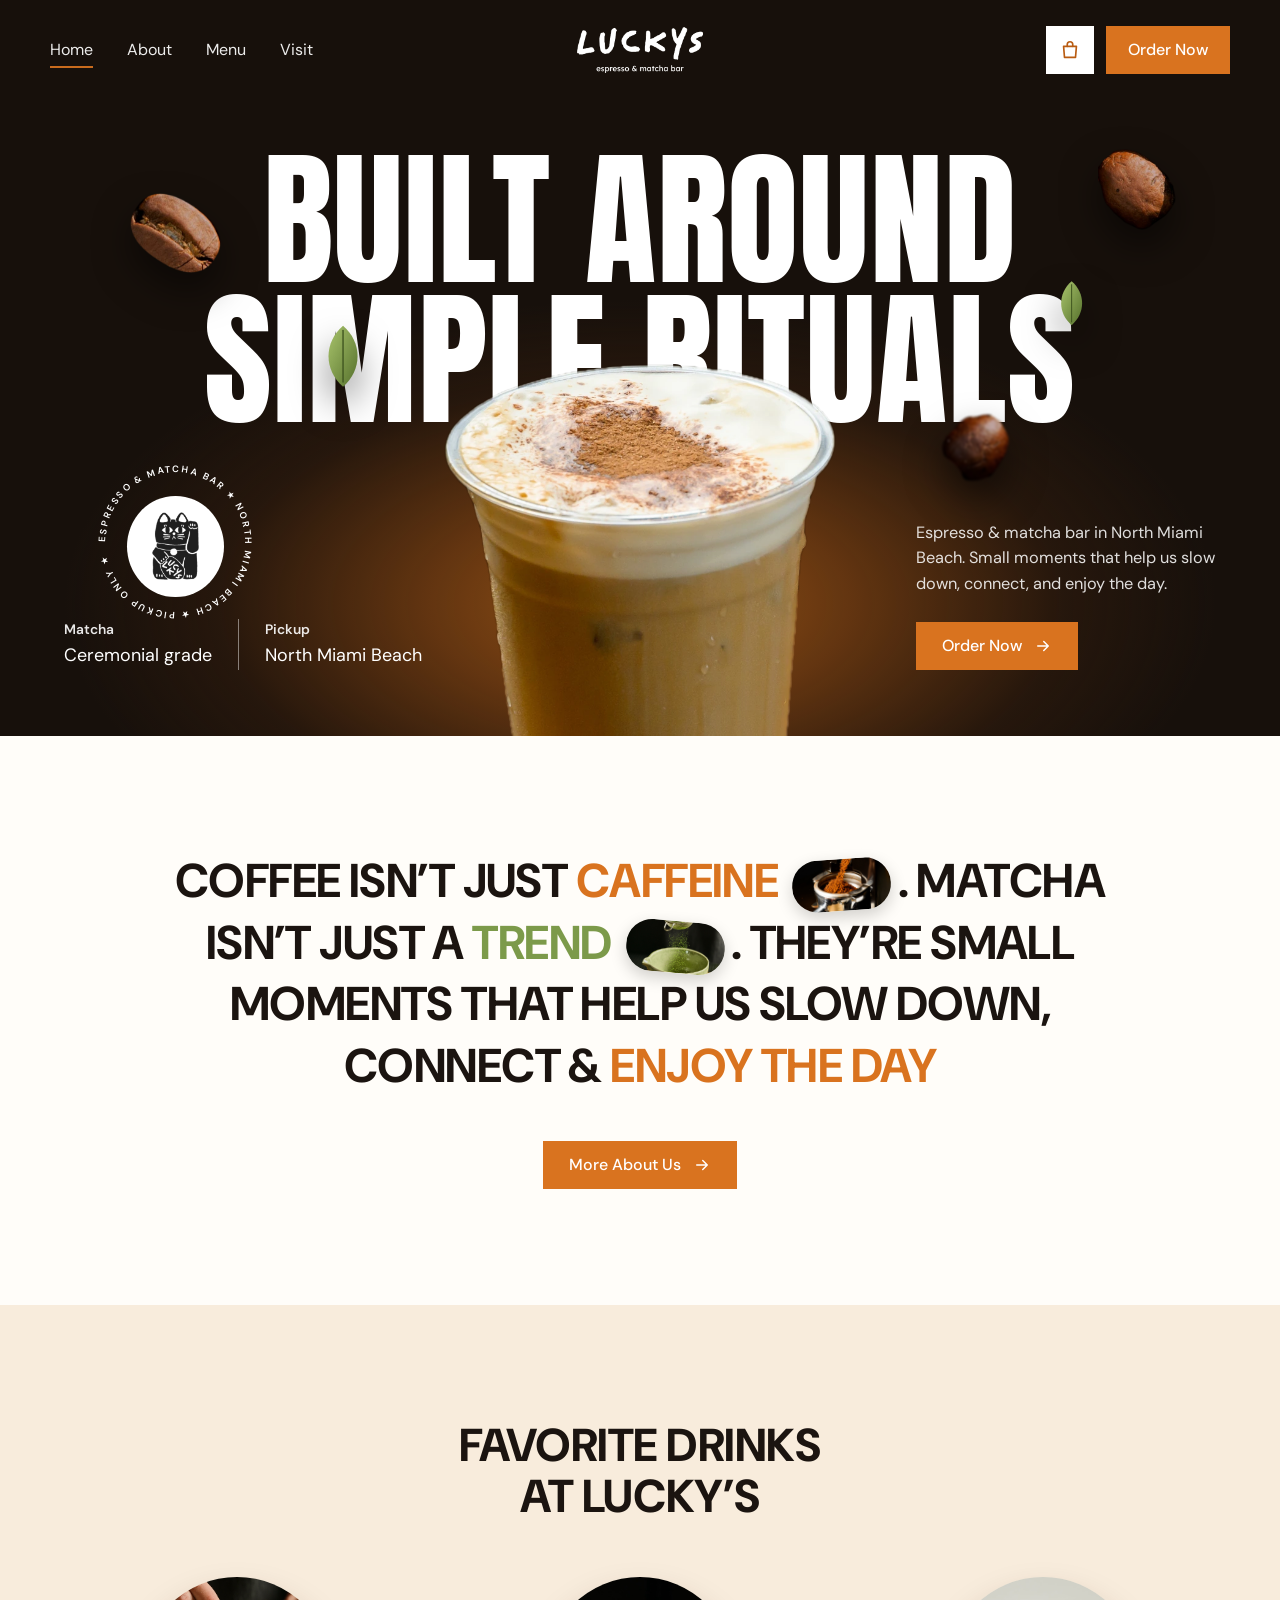
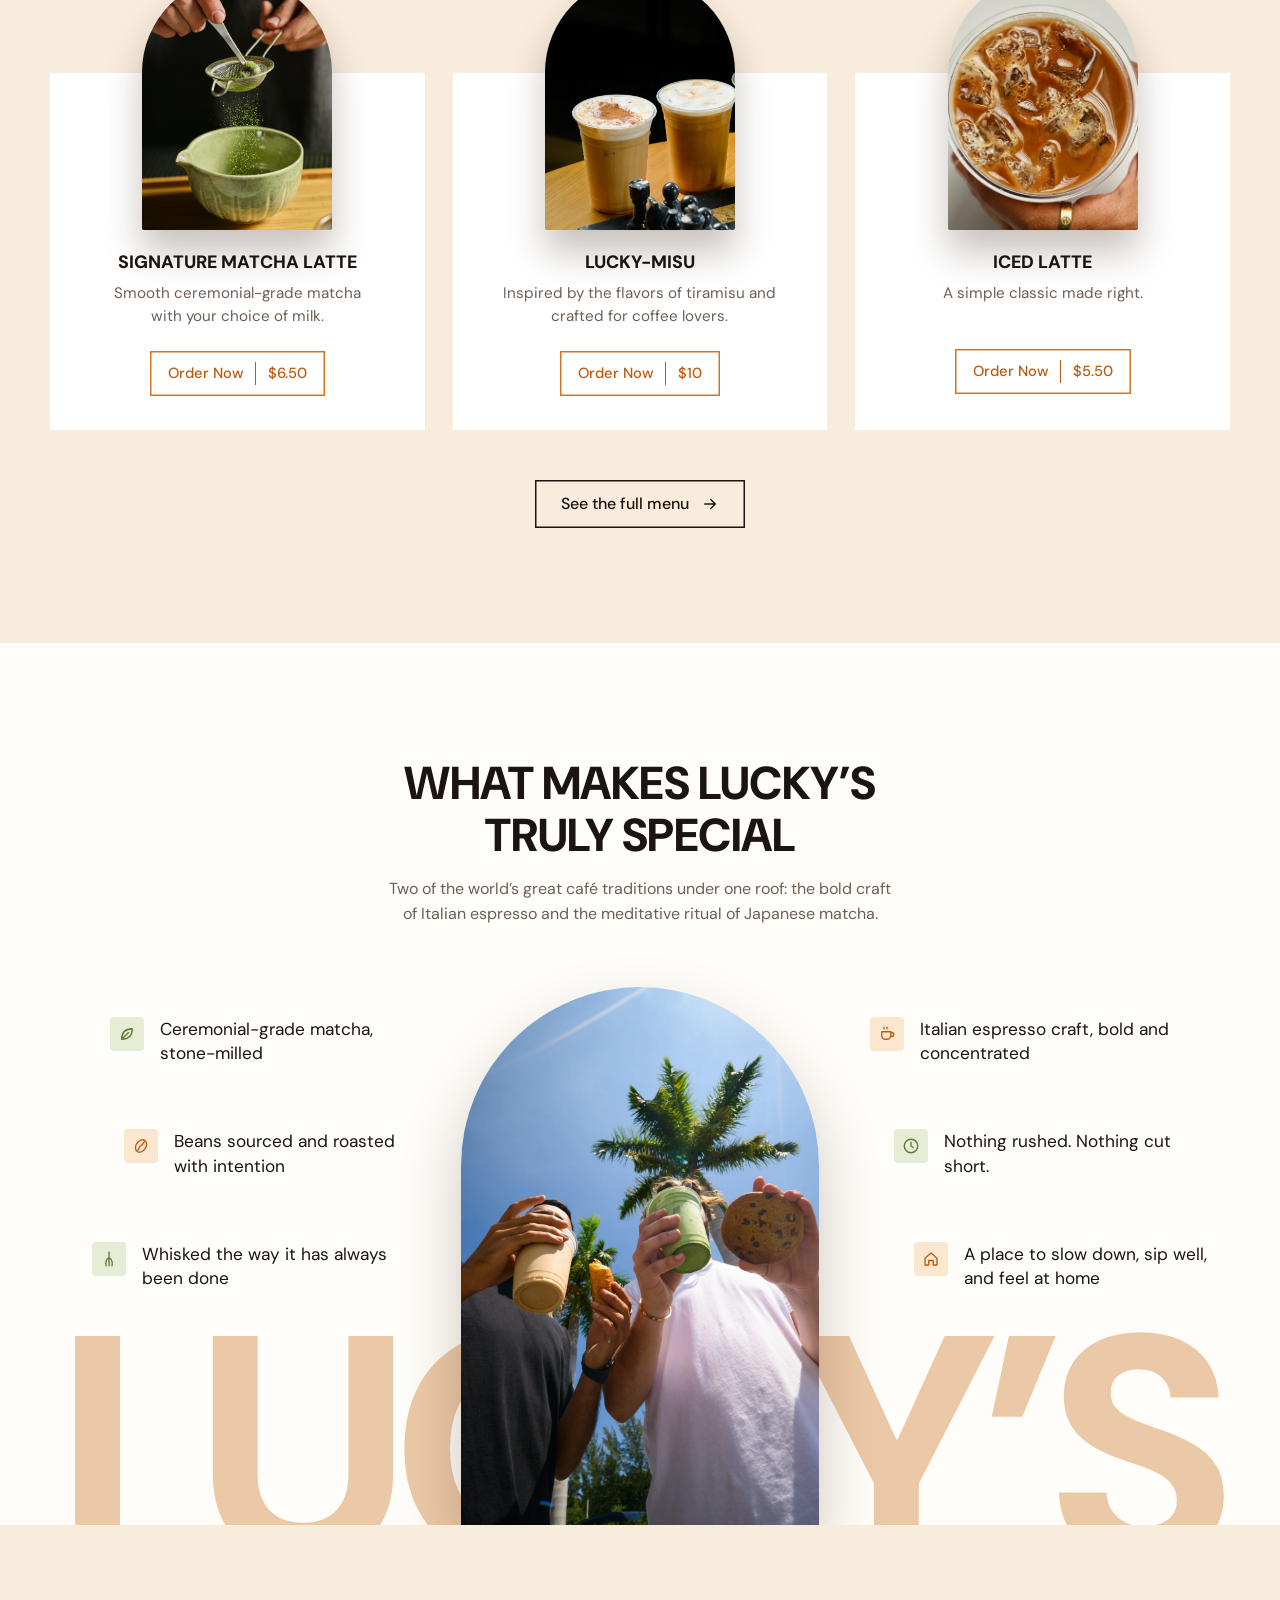
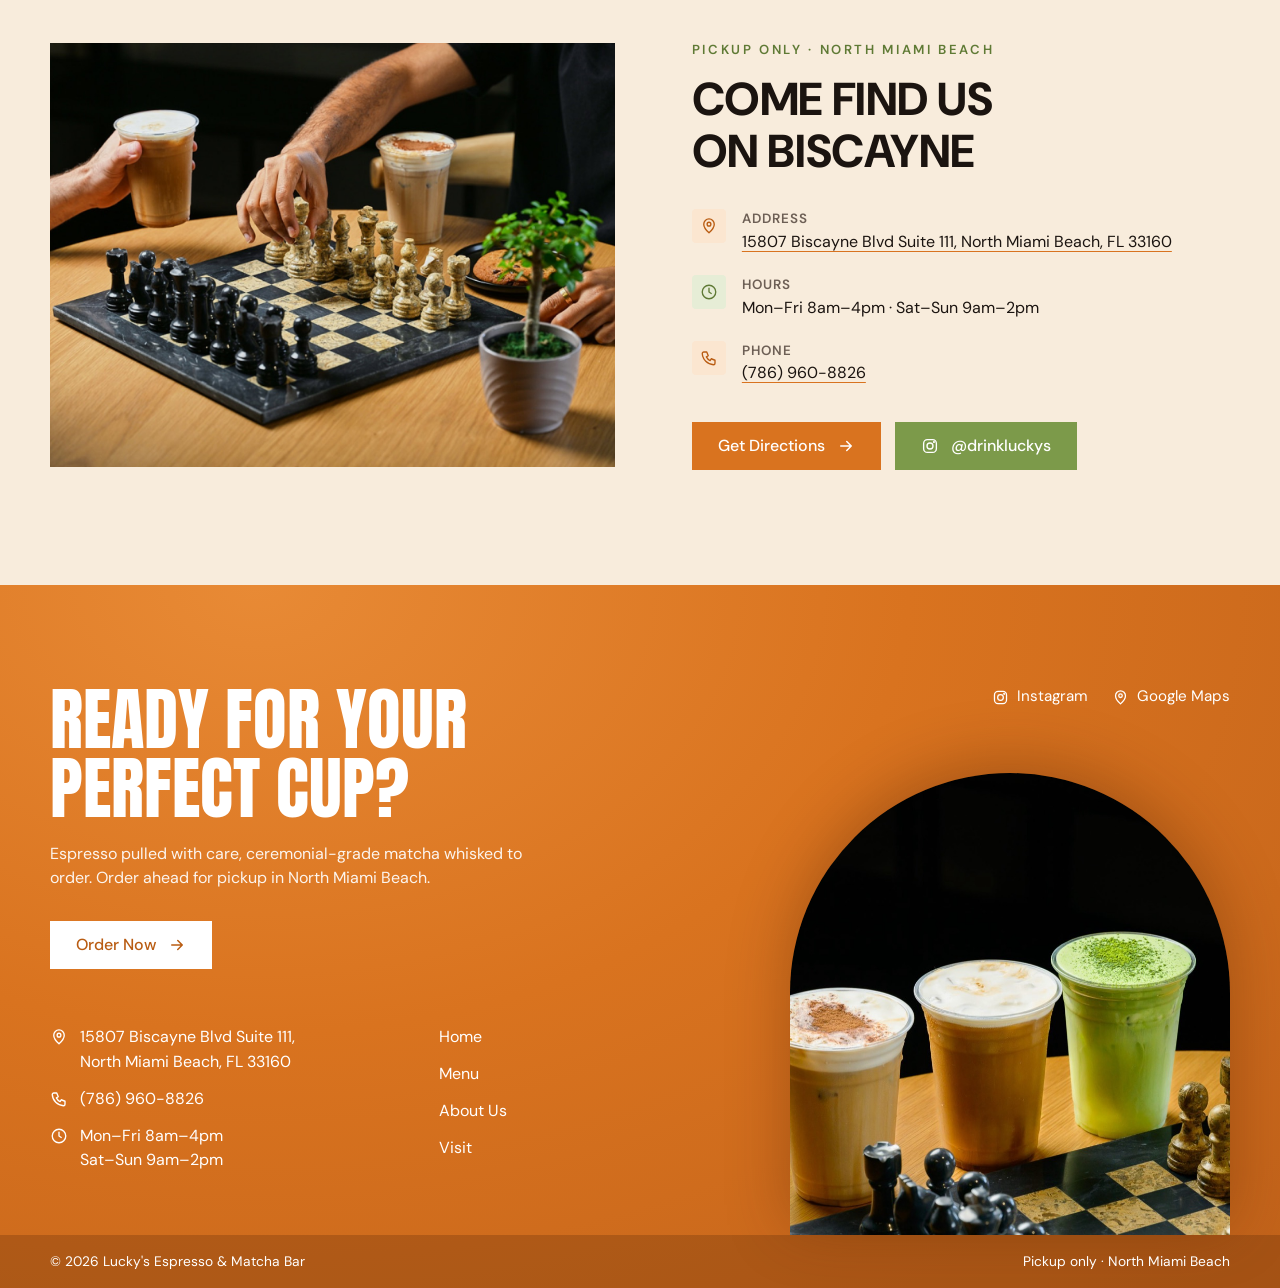
<file: index.html>
<!doctype html>
<html lang="en" class="no-js">
<head>
  <meta charset="utf-8">
  <meta name="viewport" content="width=device-width, initial-scale=1">
  <title>Lucky's Espresso & Matcha Bar | North Miami Beach Café - Best Matcha in North Miami</title>
  <meta name="description" content="Lucky's Espresso & Matcha Bar in North Miami Beach. Handcrafted espresso drinks and ceremonial-grade matcha, made with care. Order online for pickup.">
  <link rel="canonical" href="https://luckysemb.com/">
  <meta property="og:title" content="Lucky's Espresso & Matcha Bar | North Miami Beach Café - Best Matcha in North Miami">
  <meta property="og:description" content="Lucky's Espresso & Matcha Bar in North Miami Beach. Handcrafted espresso drinks and ceremonial-grade matcha, made with care. Order online for pickup.">
  <meta property="og:type" content="website">
  <meta property="og:url" content="https://luckysemb.com/">
  <meta property="og:image" content="https://luckysemb.com/assets/img/three-drinks.jpg">
  <meta name="theme-color" content="#17100b">
  <link rel="icon" href="assets/img/favicon.png">
  <link rel="apple-touch-icon" href="assets/img/favicon.png">
  <link rel="preconnect" href="https://fonts.googleapis.com">
  <link rel="preconnect" href="https://fonts.gstatic.com" crossorigin>
  <link href="https://fonts.googleapis.com/css2?family=Anton&family=DM+Sans:opsz,wght@9..40,400;9..40,500;9..40,600;9..40,700;9..40,800&display=swap" rel="stylesheet">
  <link rel="stylesheet" href="css/styles.css?v=5">
  <script>document.documentElement.classList.remove('no-js');</script>
  <script async src="https://www.googletagmanager.com/gtag/js?id=G-CPQCMRK8PL"></script>
  <script>window.dataLayer=window.dataLayer||[];function gtag(){dataLayer.push(arguments);}gtag('js',new Date());gtag('config','G-CPQCMRK8PL');</script>
  <script type="application/ld+json">
  {"@context":"https://schema.org","@type":"CafeOrCoffeeShop","name":"Lucky's Espresso & Matcha Bar","url":"https://luckysemb.com/","telephone":"+1-786-960-8826","servesCuisine":["Coffee","Matcha","Bakery"],"priceRange":"$","image":"https://luckysemb.com/assets/img/three-drinks.jpg","menu":"https://luckysemb.com/menu/","sameAs":["https://www.instagram.com/drinkluckys/"],"address":{"@type":"PostalAddress","streetAddress":"15807 Biscayne Blvd Suite 111","addressLocality":"North Miami Beach","addressRegion":"FL","postalCode":"33160","addressCountry":"US"},"openingHoursSpecification":[{"@type":"OpeningHoursSpecification","dayOfWeek":["Monday","Tuesday","Wednesday","Thursday","Friday"],"opens":"08:00","closes":"16:00"},{"@type":"OpeningHoursSpecification","dayOfWeek":["Saturday","Sunday"],"opens":"09:00","closes":"14:00"}]}
  </script>
</head>
<body>
<svg width="0" height="0" style="position:absolute" aria-hidden="true" focusable="false">
  <defs>
    <radialGradient id="beanG" cx="35%" cy="30%" r="80%"><stop offset="0" stop-color="#7a4b28"/><stop offset=".55" stop-color="#3f2413"/><stop offset="1" stop-color="#1d0f07"/></radialGradient>
    <linearGradient id="leafG" x1="0" y1="0" x2="1" y2="1"><stop offset="0" stop-color="#a9c46c"/><stop offset="1" stop-color="#55702c"/></linearGradient>
    <symbol id="bean" viewBox="0 0 100 140"><ellipse cx="50" cy="70" rx="43" ry="63" fill="url(#beanG)"/><path d="M54 9C28 44 74 88 44 131" stroke="#140a04" stroke-width="6" fill="none" stroke-linecap="round"/><path d="M58 12C36 46 80 86 50 130" stroke="#8a5a34" stroke-width="1.5" fill="none" opacity=".5"/></symbol>
    <symbol id="leaf" viewBox="0 0 100 140"><path d="M50 4C92 40 92 100 50 136 8 100 8 40 50 4z" fill="url(#leafG)"/><path d="M50 14v112" stroke="#3f5520" stroke-width="3" stroke-linecap="round"/></symbol>
  </defs>
</svg>
<a class="sr-only" href="#main">Skip to content</a>
<header class="site-header">
  <div class="wrap">
    <nav class="nav" id="site-nav" aria-label="Main">
      <a href="./" aria-current="page">Home</a>
      <a href="about/">About</a>
      <a href="menu/">Menu</a>
      <a href="#visit">Visit</a>
    </nav>
    <a class="brand" href="./" aria-label="Lucky's Espresso &amp; Matcha Bar, home"><img src="assets/img/logo-white.png" alt="Lucky's Espresso &amp; Matcha Bar" width="836" height="305"></a>
    <div class="header-actions">
      <a class="icon-btn bag" href="https://luckys-north-miami-beach.cloveronline.com/" target="_blank" rel="noopener" aria-label="Open online ordering"><svg viewBox="0 0 24 24" fill="none" stroke="currentColor" stroke-width="1.8" stroke-linecap="round" stroke-linejoin="round" aria-hidden="true"><path d="M5 8h14l-1 12H6L5 8z"/><path d="M9 8V6a3 3 0 0 1 6 0v2"/></svg></a>
      <a class="btn" href="https://luckys-north-miami-beach.cloveronline.com/" target="_blank" rel="noopener">Order Now</a>
      <button class="icon-btn nav-toggle" type="button" aria-controls="site-nav" aria-expanded="false" aria-label="Menu"><svg viewBox="0 0 24 24" fill="none" stroke="currentColor" stroke-width="2" stroke-linecap="round" aria-hidden="true"><path d="M4 7h16M4 12h16M4 17h16"/></svg></button>
    </div>
  </div>
</header>
<main id="main">
<section class="hero">
  <img class="floaty b1" src="assets/img/bean-1.webp" alt="" width="246" height="218">
  <img class="floaty b2" src="assets/img/bean-2.webp" alt="" width="248" height="265">
  <img class="floaty b3" src="assets/img/bean-3.webp" alt="" width="239" height="235">
  <svg class="floaty l1" viewBox="0 0 100 140" aria-hidden="true"><use href="#leaf"/></svg>
  <svg class="floaty l2" viewBox="0 0 100 140" aria-hidden="true"><use href="#leaf"/></svg>
  <h1><span>Built around</span><span>simple rituals</span></h1>
  <div class="hero-stage">
    <img class="hero-cutout" src="assets/img/latte-cutout.webp" alt="An iced latte dusted with cocoa from Lucky's" width="647" height="610" fetchpriority="high">
    <div class="hero-badge" aria-hidden="true">
      <svg class="ring" viewBox="0 0 200 200"><defs><path id="circ" d="M100 100m-84 0a84 84 0 1 1 168 0a84 84 0 1 1-168 0"/></defs><text><textPath href="#circ">Espresso &amp; Matcha Bar ★ North Miami Beach ★ Pickup Only ★</textPath></text></svg>
      <div class="cat"><img src="assets/img/cat-white.png" alt="" width="301" height="440"></div>
    </div>
  </div>
  <div class="hero-side">
    <p>Espresso &amp; matcha bar in North Miami Beach. Small moments that help us slow down, connect, and enjoy the day.</p>
    <a class="btn" href="https://luckys-north-miami-beach.cloveronline.com/" target="_blank" rel="noopener">Order Now <svg viewBox="0 0 24 24" fill="none" stroke="currentColor" stroke-width="2" stroke-linecap="round" stroke-linejoin="round" aria-hidden="true"><path d="M5 12h14M13 6l6 6-6 6"/></svg></a>
  </div>
  <div class="hero-facts">
    <div><dt>Matcha</dt><dd>Ceremonial grade</dd></div>
    <div><dt>Pickup</dt><dd>North Miami Beach</dd></div>
  </div>
</section>

<section class="section statement">
  <div class="wrap reveal">
    <p>Coffee isn’t just <span class="o">caffeine</span> <span class="chip chip--grounds" role="img" aria-label="Fresh espresso grounds"></span>. Matcha isn’t just a <span class="g">trend</span> <span class="chip chip--matcha" role="img" aria-label="Matcha being sifted into a bowl"></span>. They’re small moments that help us slow down, connect &amp; <span class="o">enjoy the day</span></p>
    <a class="btn" href="about/">More About Us <svg viewBox="0 0 24 24" fill="none" stroke="currentColor" stroke-width="2" stroke-linecap="round" stroke-linejoin="round" aria-hidden="true"><path d="M5 12h14M13 6l6 6-6 6"/></svg></a>
  </div>
</section>

<section class="section section--cream" id="favorites">
  <div class="wrap">
    <h2 class="section-title reveal">Favorite drinks<br>at Lucky’s</h2>
    <div class="cards">
      <article class="card reveal">
        <div class="card-photo"><img src="assets/img/matcha-sift.jpg" alt="Matcha being sifted into a ceramic bowl" loading="lazy" width="1066" height="1600"></div>
        <h3>Signature Matcha Latte</h3>
        <p>Smooth ceremonial-grade matcha with your choice of milk.</p>
        <a class="price-btn" href="https://luckys-north-miami-beach.cloveronline.com/" target="_blank" rel="noopener"><span>Order Now</span><span>$6.50</span></a>
      </article>
      <article class="card reveal">
        <div class="card-photo"><img src="assets/img/three-drinks.jpg" alt="Cocoa-dusted iced coffee drinks at Lucky's" loading="lazy" width="1600" height="889" style="object-position:28% 50%"></div>
        <h3>Lucky-misu</h3>
        <p>Inspired by the flavors of tiramisu and crafted for coffee lovers.</p>
        <a class="price-btn" href="https://luckys-north-miami-beach.cloveronline.com/" target="_blank" rel="noopener"><span>Order Now</span><span>$10</span></a>
      </article>
      <article class="card reveal">
        <div class="card-photo"><img src="assets/img/iced-latte-top.jpg" alt="An iced latte seen from above" loading="lazy" width="1600" height="1067" style="object-position:30% 50%"></div>
        <h3>Iced Latte</h3>
        <p>A simple classic made right.</p>
        <a class="price-btn" href="https://luckys-north-miami-beach.cloveronline.com/" target="_blank" rel="noopener"><span>Order Now</span><span>$5.50</span></a>
      </article>
    </div>
    <div class="center-cta reveal"><a class="btn btn--ghost" href="menu/">See the full menu <svg viewBox="0 0 24 24" fill="none" stroke="currentColor" stroke-width="2" stroke-linecap="round" stroke-linejoin="round" aria-hidden="true"><path d="M5 12h14M13 6l6 6-6 6"/></svg></a></div>
  </div>
</section>

<section class="section special">
  <div class="wrap">
    <h2 class="section-title reveal">What makes Lucky’s<br>truly special</h2>
    <p class="section-sub reveal">Two of the world’s great café traditions under one roof: the bold craft of Italian espresso and the meditative ritual of Japanese matcha.</p>
    <div class="special-grid">
      <ul class="points points--left reveal">
        <li><span class="pt-icon g"><svg viewBox="0 0 24 24" fill="none" stroke="currentColor" stroke-width="1.8" stroke-linecap="round" stroke-linejoin="round" aria-hidden="true"><path d="M5 19c0-9 5-14 14-14 0 9-5 14-14 14z"/><path d="M5 19 14 10"/></svg></span><span>Ceremonial-grade matcha, stone-milled</span></li>
        <li><span class="pt-icon"><svg viewBox="0 0 24 24" fill="none" stroke="currentColor" stroke-width="1.8" stroke-linecap="round" stroke-linejoin="round" aria-hidden="true"><ellipse cx="12" cy="12" rx="6.5" ry="9" transform="rotate(35 12 12)"/><path d="M7.5 17.5c3-2 1.5-5 4.5-6s2-4 4.5-5"/></svg></span><span>Beans sourced and roasted with intention</span></li>
        <li><span class="pt-icon g"><svg viewBox="0 0 24 24" fill="none" stroke="currentColor" stroke-width="1.8" stroke-linecap="round" stroke-linejoin="round" aria-hidden="true"><path d="M12 3v7M8 21c-1-4 0-8 4-11 4 3 5 7 4 11M12 10v11"/></svg></span><span>Whisked the way it has always been done</span></li>
      </ul>
      <div class="special-photo reveal"><img src="assets/img/palm-cheers.jpg" alt="Friends raising Lucky's drinks and a cookie under a palm tree" loading="lazy" width="1065" height="1600"></div>
      <ul class="points points--right reveal">
        <li><span class="pt-icon"><svg viewBox="0 0 24 24" fill="none" stroke="currentColor" stroke-width="1.8" stroke-linecap="round" stroke-linejoin="round" aria-hidden="true"><path d="M5 9h12v5a5 5 0 0 1-5 5h-2a5 5 0 0 1-5-5V9z"/><path d="M17 10h1.5a2.5 2.5 0 0 1 0 5H17M8 3v2M12 3v2"/></svg></span><span>Italian espresso craft, bold and concentrated</span></li>
        <li><span class="pt-icon g"><svg viewBox="0 0 24 24" fill="none" stroke="currentColor" stroke-width="1.8" stroke-linecap="round" stroke-linejoin="round" aria-hidden="true"><circle cx="12" cy="12" r="9"/><path d="M12 7v5l3 2"/></svg></span><span>Nothing rushed. Nothing cut short.</span></li>
        <li><span class="pt-icon"><svg viewBox="0 0 24 24" fill="none" stroke="currentColor" stroke-width="1.8" stroke-linecap="round" stroke-linejoin="round" aria-hidden="true"><path d="M4 11 12 4l8 7v9h-5v-6H9v6H4v-9z"/></svg></span><span>A place to slow down, sip well, and feel at home</span></li>
      </ul>
    </div>
  </div>
  <div class="big-word" aria-hidden="true">LUCKY’S</div>
</section>

<section class="section section--cream visit" id="visit">
  <div class="wrap visit-grid">
    <div class="visit-photo reveal"><img src="assets/img/chess-table.jpg" alt="Guests playing chess over iced lattes at Lucky's" loading="lazy" width="1600" height="1067"></div>
    <div class="reveal">
      <p class="eyebrow">Pickup only · North Miami Beach</p>
      <h2 class="section-title">Come find us<br>on Biscayne</h2>
      <ul class="info">
        <li><span class="pt-icon"><svg viewBox="0 0 24 24" fill="none" stroke="currentColor" stroke-width="1.8" stroke-linecap="round" stroke-linejoin="round" aria-hidden="true"><path d="M12 21s-7-6.2-7-11.5a7 7 0 0 1 14 0C19 14.8 12 21 12 21z"/><circle cx="12" cy="9.5" r="2.5"/></svg></span><span><strong>Address</strong><a href="https://maps.app.goo.gl/fMLC2phrQUT5CqV79" target="_blank" rel="noopener">15807 Biscayne Blvd Suite 111, North Miami Beach, FL 33160</a></span></li>
        <!-- HOURS: confirm weekend hours with client (old site showed both 'Sat-Sun 9am-2pm' and 'closed') -->
        <li><span class="pt-icon g"><svg viewBox="0 0 24 24" fill="none" stroke="currentColor" stroke-width="1.8" stroke-linecap="round" stroke-linejoin="round" aria-hidden="true"><circle cx="12" cy="12" r="9"/><path d="M12 7v5l3 2"/></svg></span><span><strong>Hours</strong>Mon–Fri 8am–4pm · Sat–Sun 9am–2pm</span></li>
        <li><span class="pt-icon"><svg viewBox="0 0 24 24" fill="none" stroke="currentColor" stroke-width="1.8" stroke-linecap="round" stroke-linejoin="round" aria-hidden="true"><path d="M5 4h4l2 5-2.5 1.5a11 11 0 0 0 5 5L15 13l5 2v4a2 2 0 0 1-2 2A16 16 0 0 1 3 6a2 2 0 0 1 2-2z"/></svg></span><span><strong>Phone</strong><a href="tel:+17869608826">(786) 960-8826</a></span></li>
      </ul>
      <div class="btn-row">
        <a class="btn" href="https://maps.app.goo.gl/fMLC2phrQUT5CqV79" target="_blank" rel="noopener">Get Directions <svg viewBox="0 0 24 24" fill="none" stroke="currentColor" stroke-width="2" stroke-linecap="round" stroke-linejoin="round" aria-hidden="true"><path d="M5 12h14M13 6l6 6-6 6"/></svg></a>
        <a class="btn btn--matcha" href="https://www.instagram.com/drinkluckys/" target="_blank" rel="noopener"><svg viewBox="0 0 24 24" fill="none" stroke="currentColor" stroke-width="1.8" stroke-linecap="round" stroke-linejoin="round" aria-hidden="true"><rect x="3.5" y="3.5" width="17" height="17" rx="5"/><circle cx="12" cy="12" r="4"/><circle cx="17.2" cy="6.8" r=".6" fill="currentColor"/></svg> @drinkluckys</a>
      </div>
    </div>
  </div>
</section>
</main>
<footer class="site-footer">
  <div class="wrap">
    <div class="socials">
      <a href="https://www.instagram.com/drinkluckys/" target="_blank" rel="noopener"><svg viewBox="0 0 24 24" fill="none" stroke="currentColor" stroke-width="1.8" stroke-linecap="round" stroke-linejoin="round" aria-hidden="true"><rect x="3.5" y="3.5" width="17" height="17" rx="5"/><circle cx="12" cy="12" r="4"/><circle cx="17.2" cy="6.8" r=".6" fill="currentColor"/></svg> Instagram</a>
      <a href="https://maps.app.goo.gl/fMLC2phrQUT5CqV79" target="_blank" rel="noopener"><svg viewBox="0 0 24 24" fill="none" stroke="currentColor" stroke-width="1.8" stroke-linecap="round" stroke-linejoin="round" aria-hidden="true"><path d="M12 21s-7-6.2-7-11.5a7 7 0 0 1 14 0C19 14.8 12 21 12 21z"/><circle cx="12" cy="9.5" r="2.5"/></svg> Google Maps</a>
    </div>
    <div class="footer-grid">
      <div>
        <h2>Ready for your<br>perfect cup?</h2>
        <p class="lede">Espresso pulled with care, ceremonial-grade matcha whisked to order. Order ahead for pickup in North Miami Beach.</p>
        <a class="btn btn--light" href="https://luckys-north-miami-beach.cloveronline.com/" target="_blank" rel="noopener">Order Now <svg viewBox="0 0 24 24" fill="none" stroke="currentColor" stroke-width="2" stroke-linecap="round" stroke-linejoin="round" aria-hidden="true"><path d="M5 12h14M13 6l6 6-6 6"/></svg></a>
        <div class="footer-cols">
          <ul>
            <li><svg viewBox="0 0 24 24" fill="none" stroke="currentColor" stroke-width="1.8" stroke-linecap="round" stroke-linejoin="round" aria-hidden="true"><path d="M12 21s-7-6.2-7-11.5a7 7 0 0 1 14 0C19 14.8 12 21 12 21z"/><circle cx="12" cy="9.5" r="2.5"/></svg><a href="https://maps.app.goo.gl/fMLC2phrQUT5CqV79" target="_blank" rel="noopener">15807 Biscayne Blvd Suite 111,<br>North Miami Beach, FL 33160</a></li>
            <li><svg viewBox="0 0 24 24" fill="none" stroke="currentColor" stroke-width="1.8" stroke-linecap="round" stroke-linejoin="round" aria-hidden="true"><path d="M5 4h4l2 5-2.5 1.5a11 11 0 0 0 5 5L15 13l5 2v4a2 2 0 0 1-2 2A16 16 0 0 1 3 6a2 2 0 0 1 2-2z"/></svg><a href="tel:+17869608826">(786) 960-8826</a></li>
            <!-- HOURS: confirm weekend hours with client (old site showed both 'Sat-Sun 9am-2pm' and 'closed') -->
            <li><svg viewBox="0 0 24 24" fill="none" stroke="currentColor" stroke-width="1.8" stroke-linecap="round" stroke-linejoin="round" aria-hidden="true"><circle cx="12" cy="12" r="9"/><path d="M12 7v5l3 2"/></svg><span>Mon–Fri 8am–4pm<br>Sat–Sun 9am–2pm</span></li>
          </ul>
          <ul>
            <li><a href="./">Home</a></li>
            <li><a href="menu/">Menu</a></li>
            <li><a href="about/">About Us</a></li>
            <li><a href="#visit">Visit</a></li>
          </ul>
        </div>
      </div>
      <div class="footer-photo"><img src="assets/img/three-drinks.jpg" alt="Two iced lattes and an iced matcha on a wooden table at Lucky's" loading="lazy" width="1600" height="889"></div>
    </div>
  </div>
  <div class="footer-bottom"><div class="wrap"><span>© <span id="year">2026</span> Lucky's Espresso &amp; Matcha Bar</span><span>Pickup only · North Miami Beach</span></div></div>
</footer>
<script src="js/main.js?v=3" defer></script>
</body>
</html>
</file>
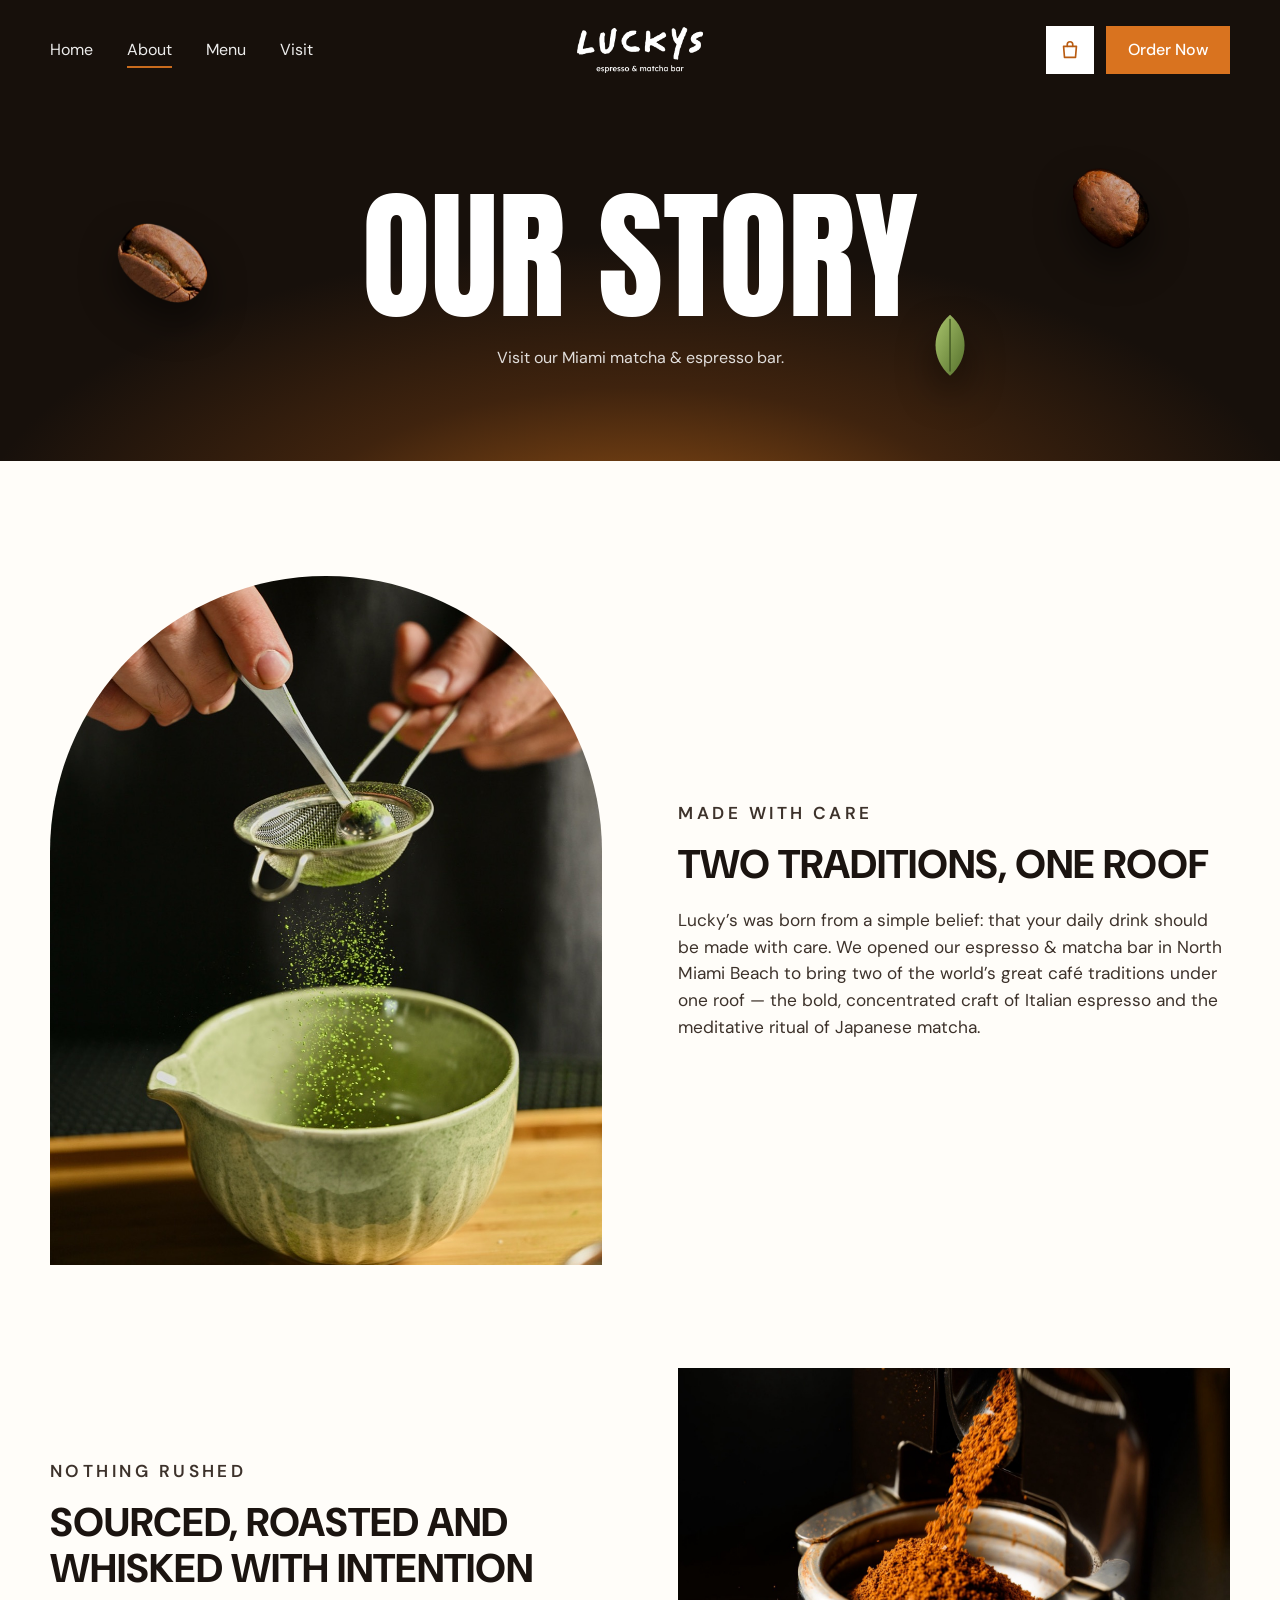
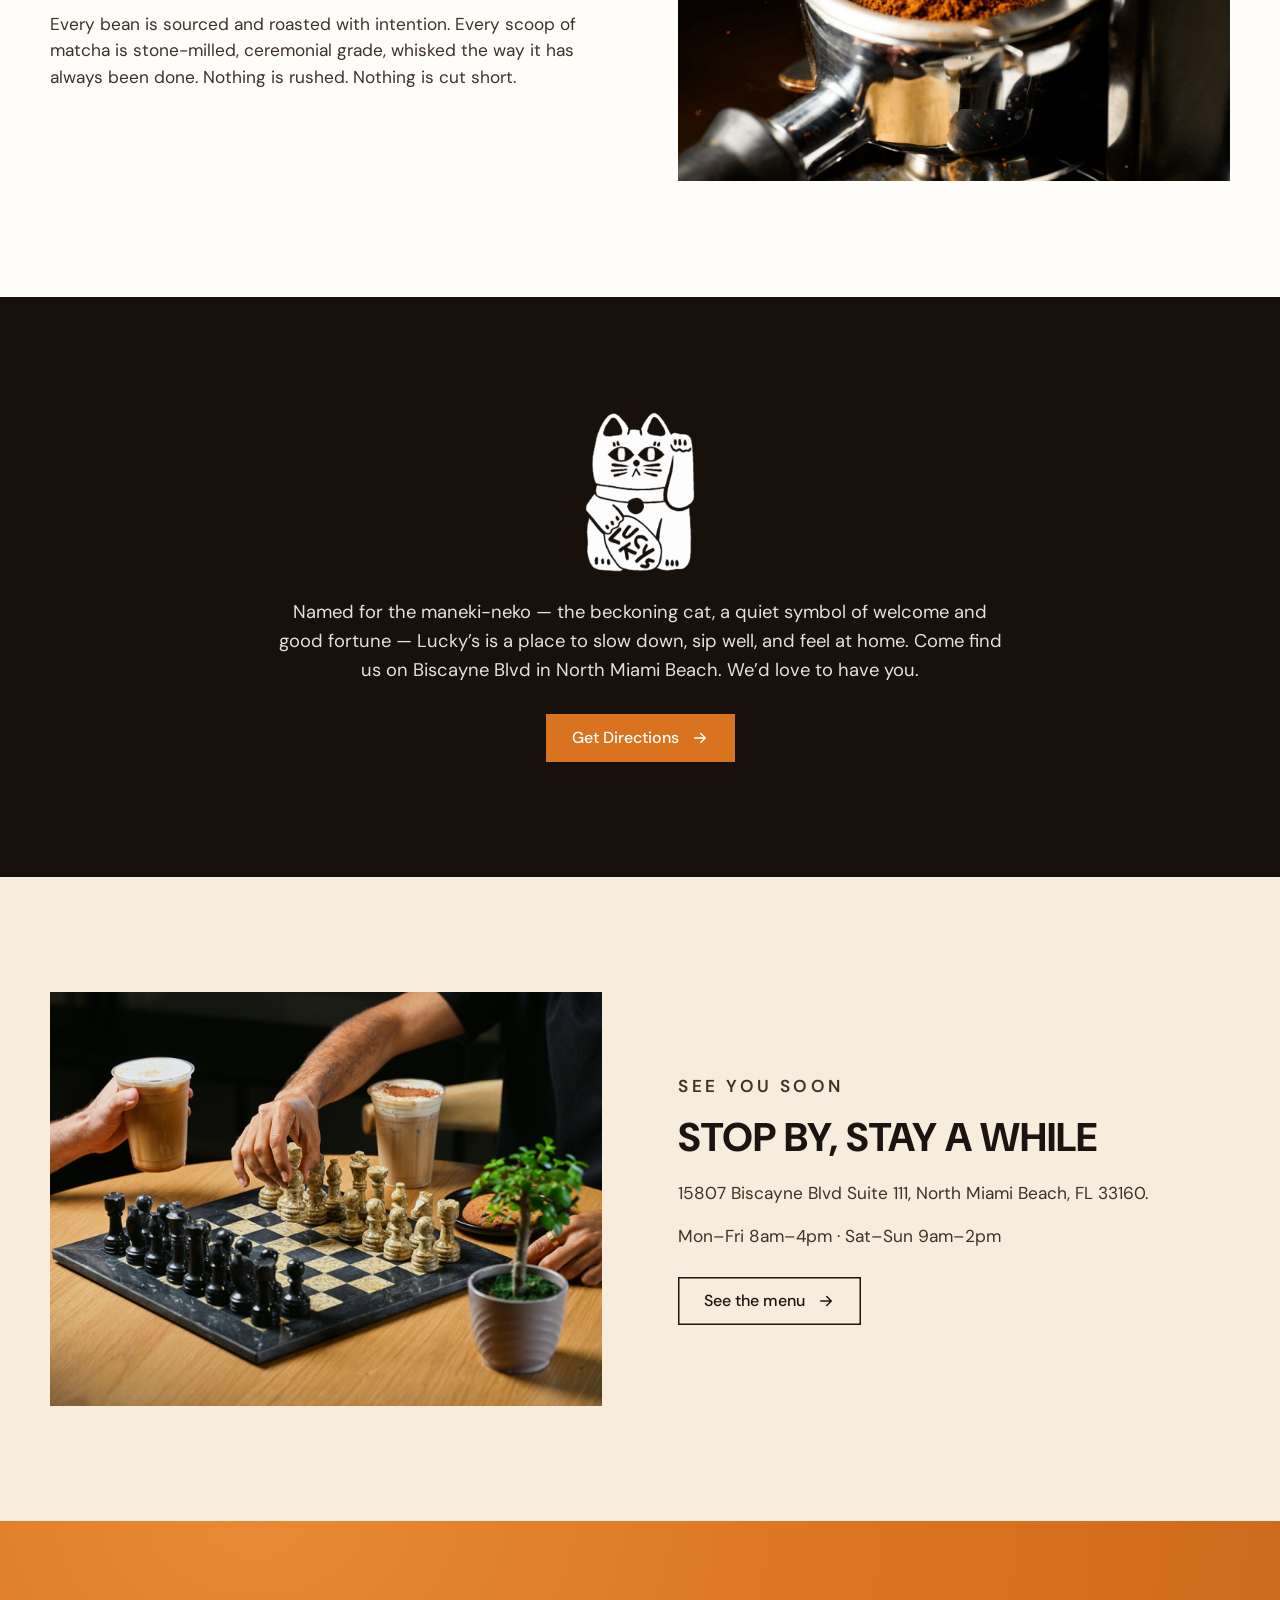
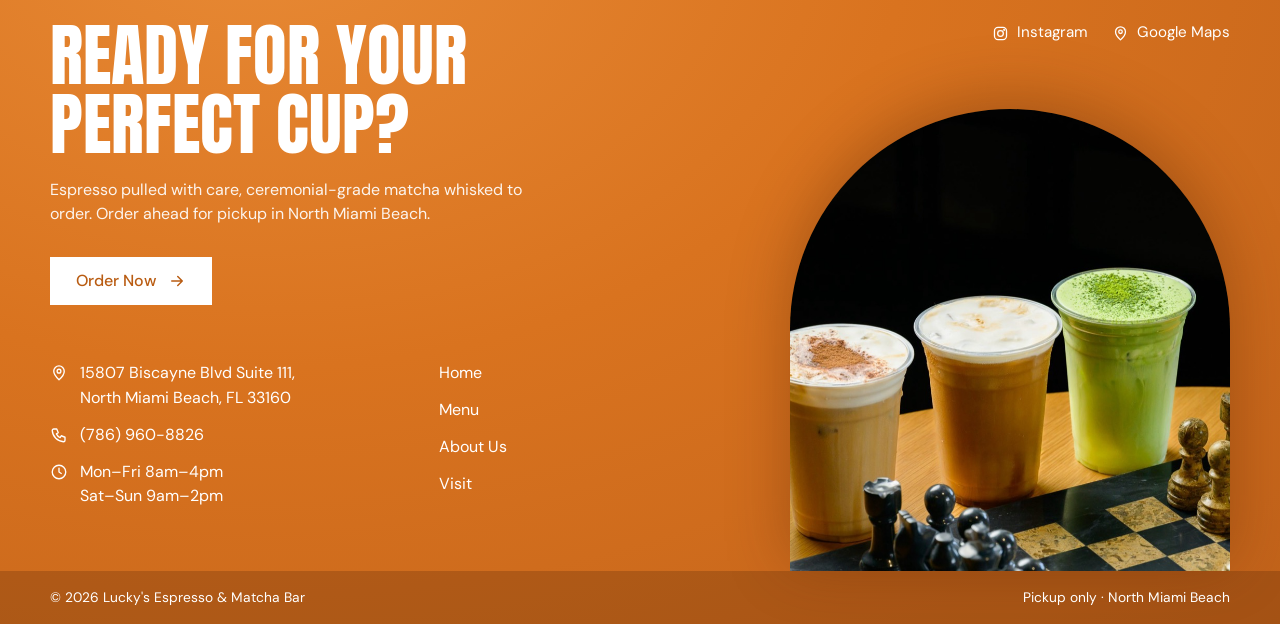
<file: about/index.html>
<!doctype html>
<html lang="en" class="no-js">
<head>
  <meta charset="utf-8">
  <meta name="viewport" content="width=device-width, initial-scale=1">
  <title>Espresso & Matcha Bar Miami | About Lucky's | North Miami Beach</title>
  <meta name="description" content="Lucky's was born from a simple belief: your daily drink should be made with care. Italian espresso craft and Japanese matcha ritual in North Miami Beach.">
  <link rel="canonical" href="https://luckysemb.com/about/">
  <meta property="og:title" content="Espresso & Matcha Bar Miami | About Lucky's | North Miami Beach">
  <meta property="og:description" content="Lucky's was born from a simple belief: your daily drink should be made with care. Italian espresso craft and Japanese matcha ritual in North Miami Beach.">
  <meta property="og:type" content="website">
  <meta property="og:url" content="https://luckysemb.com/about/">
  <meta property="og:image" content="https://luckysemb.com/assets/img/three-drinks.jpg">
  <meta name="theme-color" content="#17100b">
  <link rel="icon" href="../assets/img/favicon.png">
  <link rel="apple-touch-icon" href="../assets/img/favicon.png">
  <link rel="preconnect" href="https://fonts.googleapis.com">
  <link rel="preconnect" href="https://fonts.gstatic.com" crossorigin>
  <link href="https://fonts.googleapis.com/css2?family=Anton&family=DM+Sans:opsz,wght@9..40,400;9..40,500;9..40,600;9..40,700;9..40,800&display=swap" rel="stylesheet">
  <link rel="stylesheet" href="../css/styles.css?v=5">
  <script>document.documentElement.classList.remove('no-js');</script>
  <script async src="https://www.googletagmanager.com/gtag/js?id=G-CPQCMRK8PL"></script>
  <script>window.dataLayer=window.dataLayer||[];function gtag(){dataLayer.push(arguments);}gtag('js',new Date());gtag('config','G-CPQCMRK8PL');</script>
</head>
<body>
<svg width="0" height="0" style="position:absolute" aria-hidden="true" focusable="false">
  <defs>
    <radialGradient id="beanG" cx="35%" cy="30%" r="80%"><stop offset="0" stop-color="#7a4b28"/><stop offset=".55" stop-color="#3f2413"/><stop offset="1" stop-color="#1d0f07"/></radialGradient>
    <linearGradient id="leafG" x1="0" y1="0" x2="1" y2="1"><stop offset="0" stop-color="#a9c46c"/><stop offset="1" stop-color="#55702c"/></linearGradient>
    <symbol id="bean" viewBox="0 0 100 140"><ellipse cx="50" cy="70" rx="43" ry="63" fill="url(#beanG)"/><path d="M54 9C28 44 74 88 44 131" stroke="#140a04" stroke-width="6" fill="none" stroke-linecap="round"/><path d="M58 12C36 46 80 86 50 130" stroke="#8a5a34" stroke-width="1.5" fill="none" opacity=".5"/></symbol>
    <symbol id="leaf" viewBox="0 0 100 140"><path d="M50 4C92 40 92 100 50 136 8 100 8 40 50 4z" fill="url(#leafG)"/><path d="M50 14v112" stroke="#3f5520" stroke-width="3" stroke-linecap="round"/></symbol>
  </defs>
</svg>
<a class="sr-only" href="#main">Skip to content</a>
<header class="site-header">
  <div class="wrap">
    <nav class="nav" id="site-nav" aria-label="Main">
      <a href="../">Home</a>
      <a href="../about/" aria-current="page">About</a>
      <a href="../menu/">Menu</a>
      <a href="../#visit">Visit</a>
    </nav>
    <a class="brand" href="../" aria-label="Lucky's Espresso &amp; Matcha Bar, home"><img src="../assets/img/logo-white.png" alt="Lucky's Espresso &amp; Matcha Bar" width="836" height="305"></a>
    <div class="header-actions">
      <a class="icon-btn bag" href="https://luckys-north-miami-beach.cloveronline.com/" target="_blank" rel="noopener" aria-label="Open online ordering"><svg viewBox="0 0 24 24" fill="none" stroke="currentColor" stroke-width="1.8" stroke-linecap="round" stroke-linejoin="round" aria-hidden="true"><path d="M5 8h14l-1 12H6L5 8z"/><path d="M9 8V6a3 3 0 0 1 6 0v2"/></svg></a>
      <a class="btn" href="https://luckys-north-miami-beach.cloveronline.com/" target="_blank" rel="noopener">Order Now</a>
      <button class="icon-btn nav-toggle" type="button" aria-controls="site-nav" aria-expanded="false" aria-label="Menu"><svg viewBox="0 0 24 24" fill="none" stroke="currentColor" stroke-width="2" stroke-linecap="round" aria-hidden="true"><path d="M4 7h16M4 12h16M4 17h16"/></svg></button>
    </div>
  </div>
</header>
<main id="main">
<section class="page-hero">
  <img class="floaty b1" src="../assets/img/bean-1.webp" alt="" width="246" height="218">
  <img class="floaty b2" src="../assets/img/bean-2.webp" alt="" width="248" height="265">
  <svg class="floaty l1" viewBox="0 0 100 140" aria-hidden="true"><use href="#leaf"/></svg>
  <div class="wrap">
    <h1>Our Story</h1>
    <p>Visit our Miami matcha &amp; espresso bar.</p>
  </div>
</section>
<section class="section">
  <div class="wrap">
    <div class="story-grid">
      <div class="story-photo reveal"><img src="../assets/img/matcha-sift.jpg" alt="Matcha being sifted into a ceramic bowl at Lucky's" width="1066" height="1600"></div>
      <div class="story-text reveal">
        <p class="eyebrow">Made with care</p>
        <h2>Two traditions, one roof</h2>
        <p>Lucky’s was born from a simple belief: that your daily drink should be made with care. We opened our espresso &amp; matcha bar in North Miami Beach to bring two of the world’s great café traditions under one roof — the bold, concentrated craft of Italian espresso and the meditative ritual of Japanese matcha.</p>
      </div>
    </div>
    <div class="story-grid flip">
      <div class="story-photo wide reveal"><img src="../assets/img/espresso-grounds.jpg" alt="Fresh espresso grounds being loaded into a portafilter at Lucky's" loading="lazy" width="1600" height="1280"></div>
      <div class="story-text reveal">
        <p class="eyebrow">Nothing rushed</p>
        <h2>Sourced, roasted and whisked with intention</h2>
        <p>Every bean is sourced and roasted with intention. Every scoop of matcha is stone-milled, ceremonial grade, whisked the way it has always been done. Nothing is rushed. Nothing is cut short.</p>
      </div>
    </div>
  </div>
</section>
<section class="section cat-block">
  <div class="wrap reveal">
    <img src="../assets/img/cat-white.png" alt="Lucky's maneki-neko, the beckoning cat" loading="lazy" width="301" height="440">
    <p>Named for the maneki-neko — the beckoning cat, a quiet symbol of welcome and good fortune — Lucky’s is a place to slow down, sip well, and feel at home. Come find us on Biscayne Blvd in North Miami Beach. We’d love to have you.</p>
    <a class="btn" href="https://maps.app.goo.gl/fMLC2phrQUT5CqV79" target="_blank" rel="noopener">Get Directions <svg viewBox="0 0 24 24" fill="none" stroke="currentColor" stroke-width="2" stroke-linecap="round" stroke-linejoin="round" aria-hidden="true"><path d="M5 12h14M13 6l6 6-6 6"/></svg></a>
  </div>
</section>
<section class="section section--cream">
  <div class="wrap">
    <div class="story-grid">
      <div class="story-photo wide reveal"><img src="../assets/img/chess-table.jpg" alt="Guests playing chess over iced lattes at Lucky's" loading="lazy" width="1600" height="1067"></div>
      <div class="story-text reveal">
        <p class="eyebrow">See you soon</p>
        <h2>Stop by, stay a while</h2>
        <p>15807 Biscayne Blvd Suite 111, North Miami Beach, FL 33160.</p>
        <!-- HOURS: confirm weekend hours with client (old site showed both 'Sat-Sun 9am-2pm' and 'closed') -->
        <p>Mon–Fri 8am–4pm · Sat–Sun 9am–2pm</p>
        <p style="margin-top:28px"><a class="btn btn--ghost" href="../menu/">See the menu <svg viewBox="0 0 24 24" fill="none" stroke="currentColor" stroke-width="2" stroke-linecap="round" stroke-linejoin="round" aria-hidden="true"><path d="M5 12h14M13 6l6 6-6 6"/></svg></a></p>
      </div>
    </div>
  </div>
</section>
</main>
<footer class="site-footer">
  <div class="wrap">
    <div class="socials">
      <a href="https://www.instagram.com/drinkluckys/" target="_blank" rel="noopener"><svg viewBox="0 0 24 24" fill="none" stroke="currentColor" stroke-width="1.8" stroke-linecap="round" stroke-linejoin="round" aria-hidden="true"><rect x="3.5" y="3.5" width="17" height="17" rx="5"/><circle cx="12" cy="12" r="4"/><circle cx="17.2" cy="6.8" r=".6" fill="currentColor"/></svg> Instagram</a>
      <a href="https://maps.app.goo.gl/fMLC2phrQUT5CqV79" target="_blank" rel="noopener"><svg viewBox="0 0 24 24" fill="none" stroke="currentColor" stroke-width="1.8" stroke-linecap="round" stroke-linejoin="round" aria-hidden="true"><path d="M12 21s-7-6.2-7-11.5a7 7 0 0 1 14 0C19 14.8 12 21 12 21z"/><circle cx="12" cy="9.5" r="2.5"/></svg> Google Maps</a>
    </div>
    <div class="footer-grid">
      <div>
        <h2>Ready for your<br>perfect cup?</h2>
        <p class="lede">Espresso pulled with care, ceremonial-grade matcha whisked to order. Order ahead for pickup in North Miami Beach.</p>
        <a class="btn btn--light" href="https://luckys-north-miami-beach.cloveronline.com/" target="_blank" rel="noopener">Order Now <svg viewBox="0 0 24 24" fill="none" stroke="currentColor" stroke-width="2" stroke-linecap="round" stroke-linejoin="round" aria-hidden="true"><path d="M5 12h14M13 6l6 6-6 6"/></svg></a>
        <div class="footer-cols">
          <ul>
            <li><svg viewBox="0 0 24 24" fill="none" stroke="currentColor" stroke-width="1.8" stroke-linecap="round" stroke-linejoin="round" aria-hidden="true"><path d="M12 21s-7-6.2-7-11.5a7 7 0 0 1 14 0C19 14.8 12 21 12 21z"/><circle cx="12" cy="9.5" r="2.5"/></svg><a href="https://maps.app.goo.gl/fMLC2phrQUT5CqV79" target="_blank" rel="noopener">15807 Biscayne Blvd Suite 111,<br>North Miami Beach, FL 33160</a></li>
            <li><svg viewBox="0 0 24 24" fill="none" stroke="currentColor" stroke-width="1.8" stroke-linecap="round" stroke-linejoin="round" aria-hidden="true"><path d="M5 4h4l2 5-2.5 1.5a11 11 0 0 0 5 5L15 13l5 2v4a2 2 0 0 1-2 2A16 16 0 0 1 3 6a2 2 0 0 1 2-2z"/></svg><a href="tel:+17869608826">(786) 960-8826</a></li>
            <!-- HOURS: confirm weekend hours with client (old site showed both 'Sat-Sun 9am-2pm' and 'closed') -->
            <li><svg viewBox="0 0 24 24" fill="none" stroke="currentColor" stroke-width="1.8" stroke-linecap="round" stroke-linejoin="round" aria-hidden="true"><circle cx="12" cy="12" r="9"/><path d="M12 7v5l3 2"/></svg><span>Mon–Fri 8am–4pm<br>Sat–Sun 9am–2pm</span></li>
          </ul>
          <ul>
            <li><a href="../">Home</a></li>
            <li><a href="../menu/">Menu</a></li>
            <li><a href="../about/">About Us</a></li>
            <li><a href="../#visit">Visit</a></li>
          </ul>
        </div>
      </div>
      <div class="footer-photo"><img src="../assets/img/three-drinks.jpg" alt="Two iced lattes and an iced matcha on a wooden table at Lucky's" loading="lazy" width="1600" height="889"></div>
    </div>
  </div>
  <div class="footer-bottom"><div class="wrap"><span>© <span id="year">2026</span> Lucky's Espresso &amp; Matcha Bar</span><span>Pickup only · North Miami Beach</span></div></div>
</footer>
<script src="../js/main.js?v=3" defer></script>
</body>
</html>
</file>
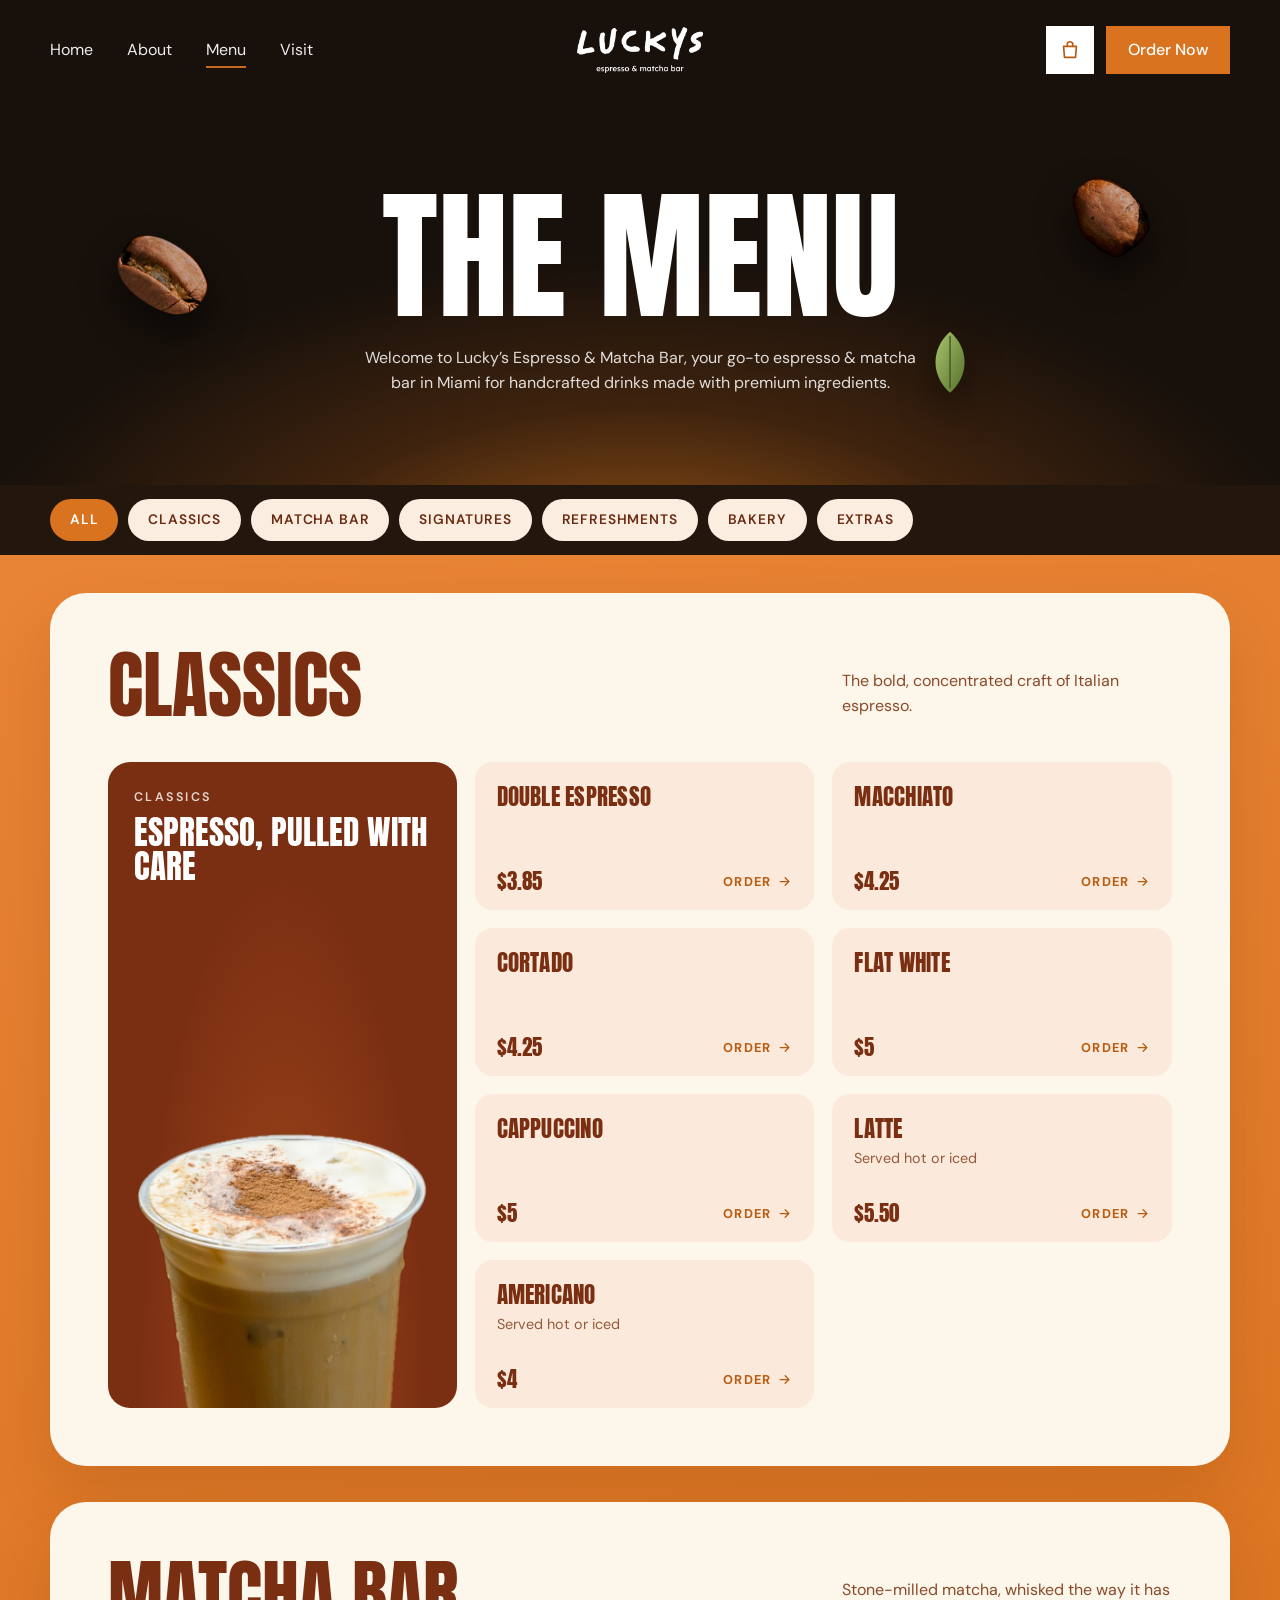
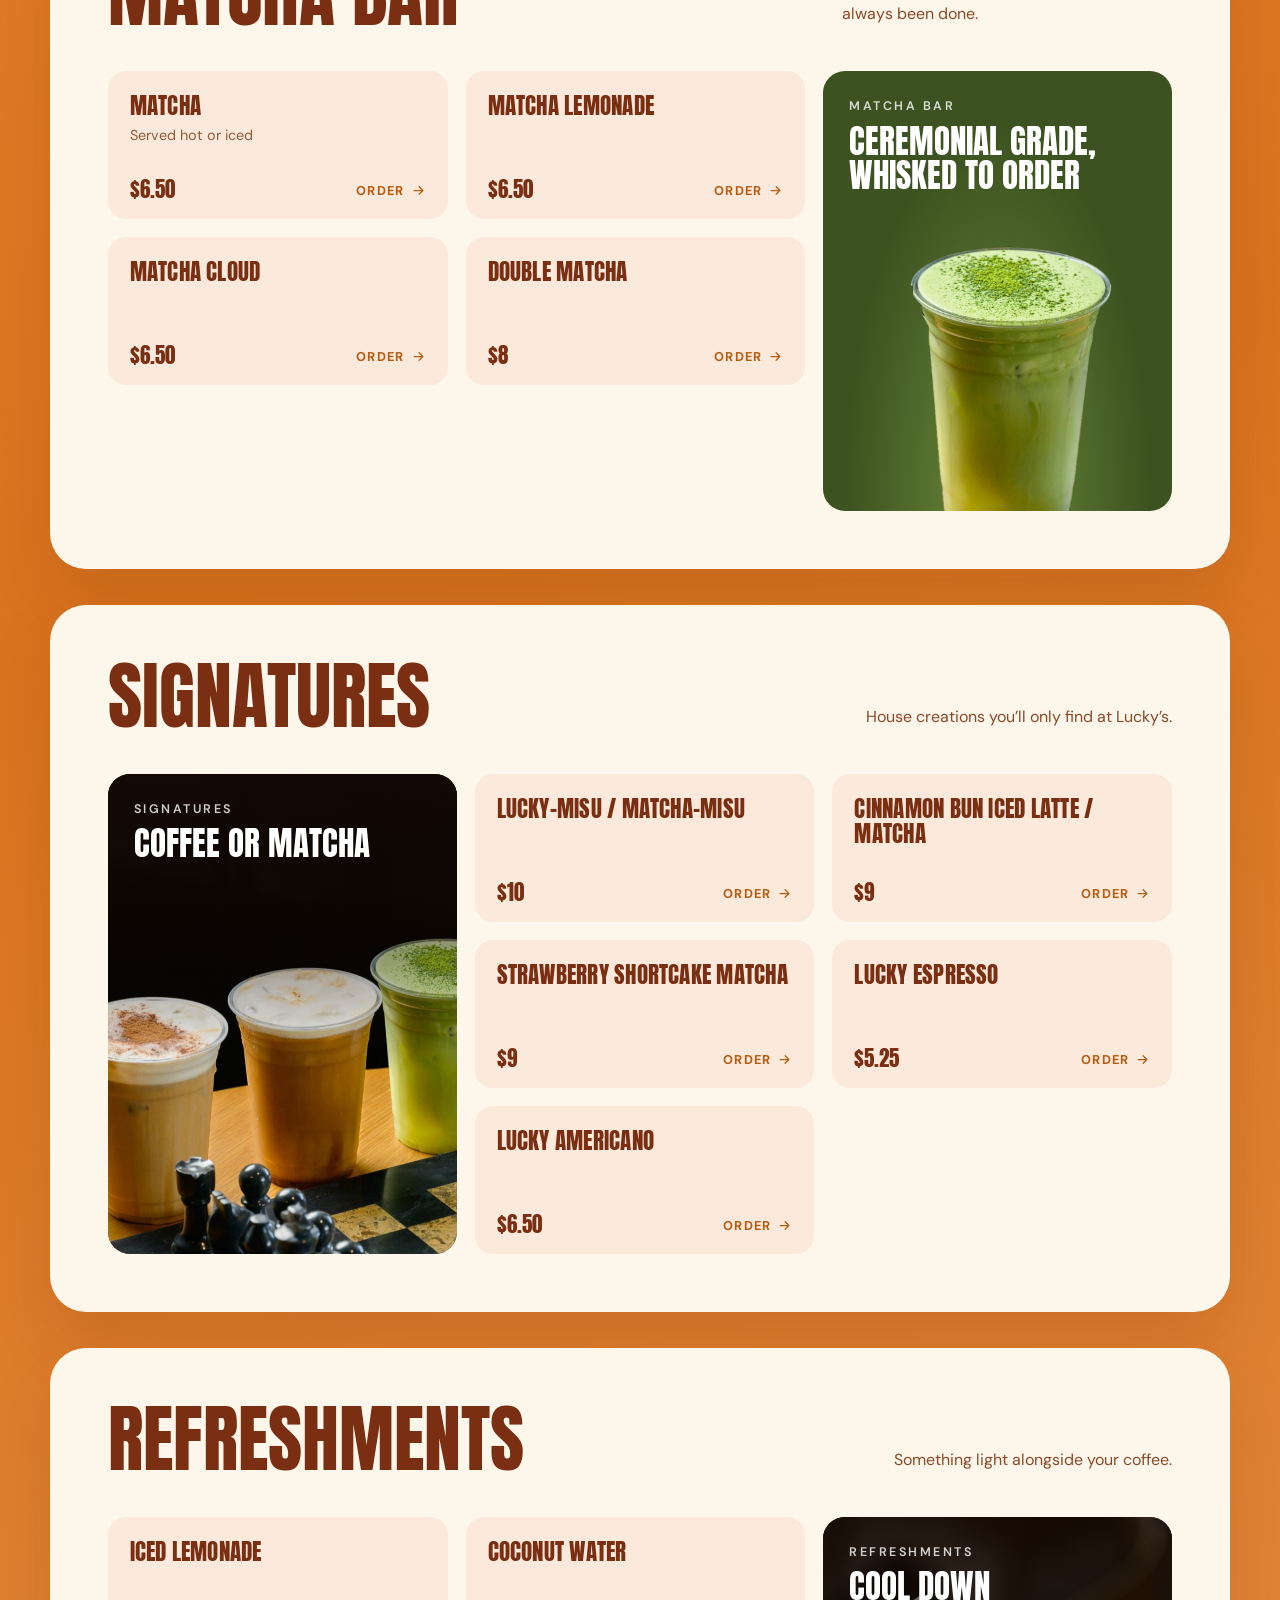
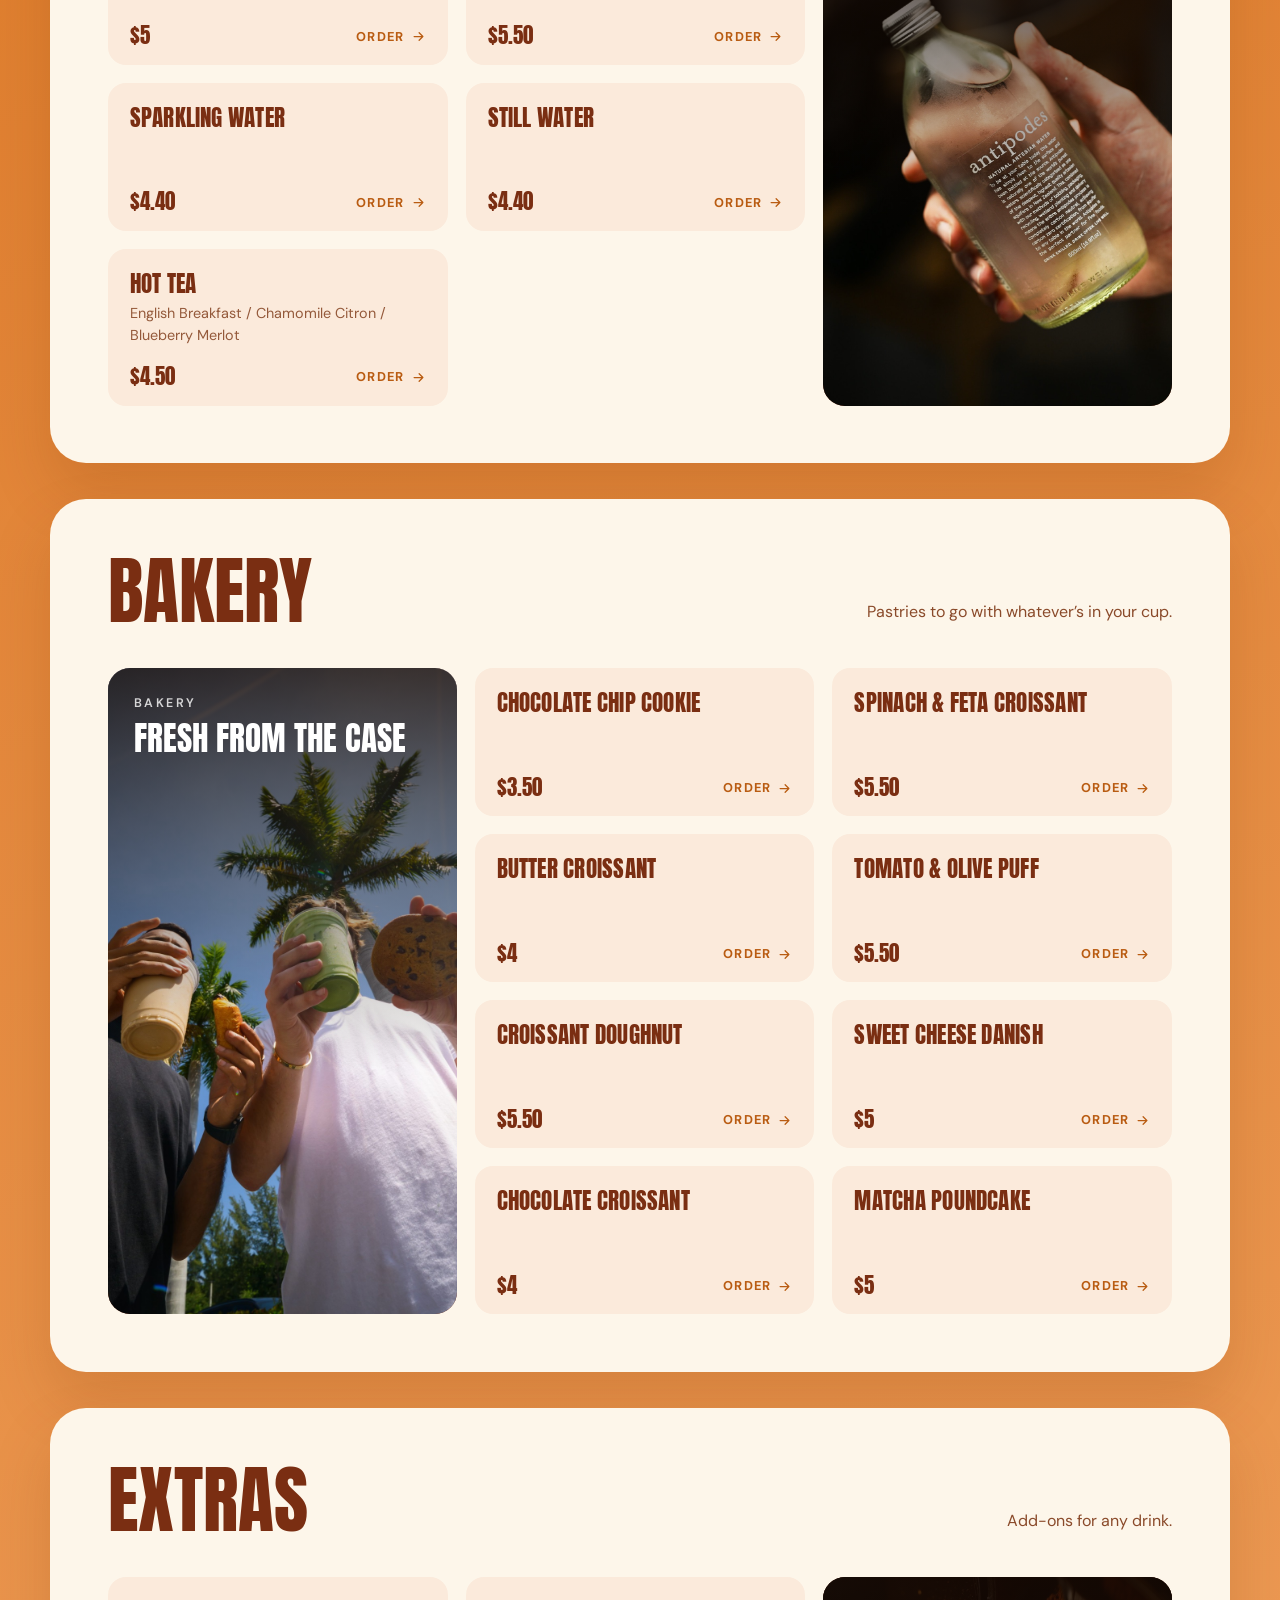
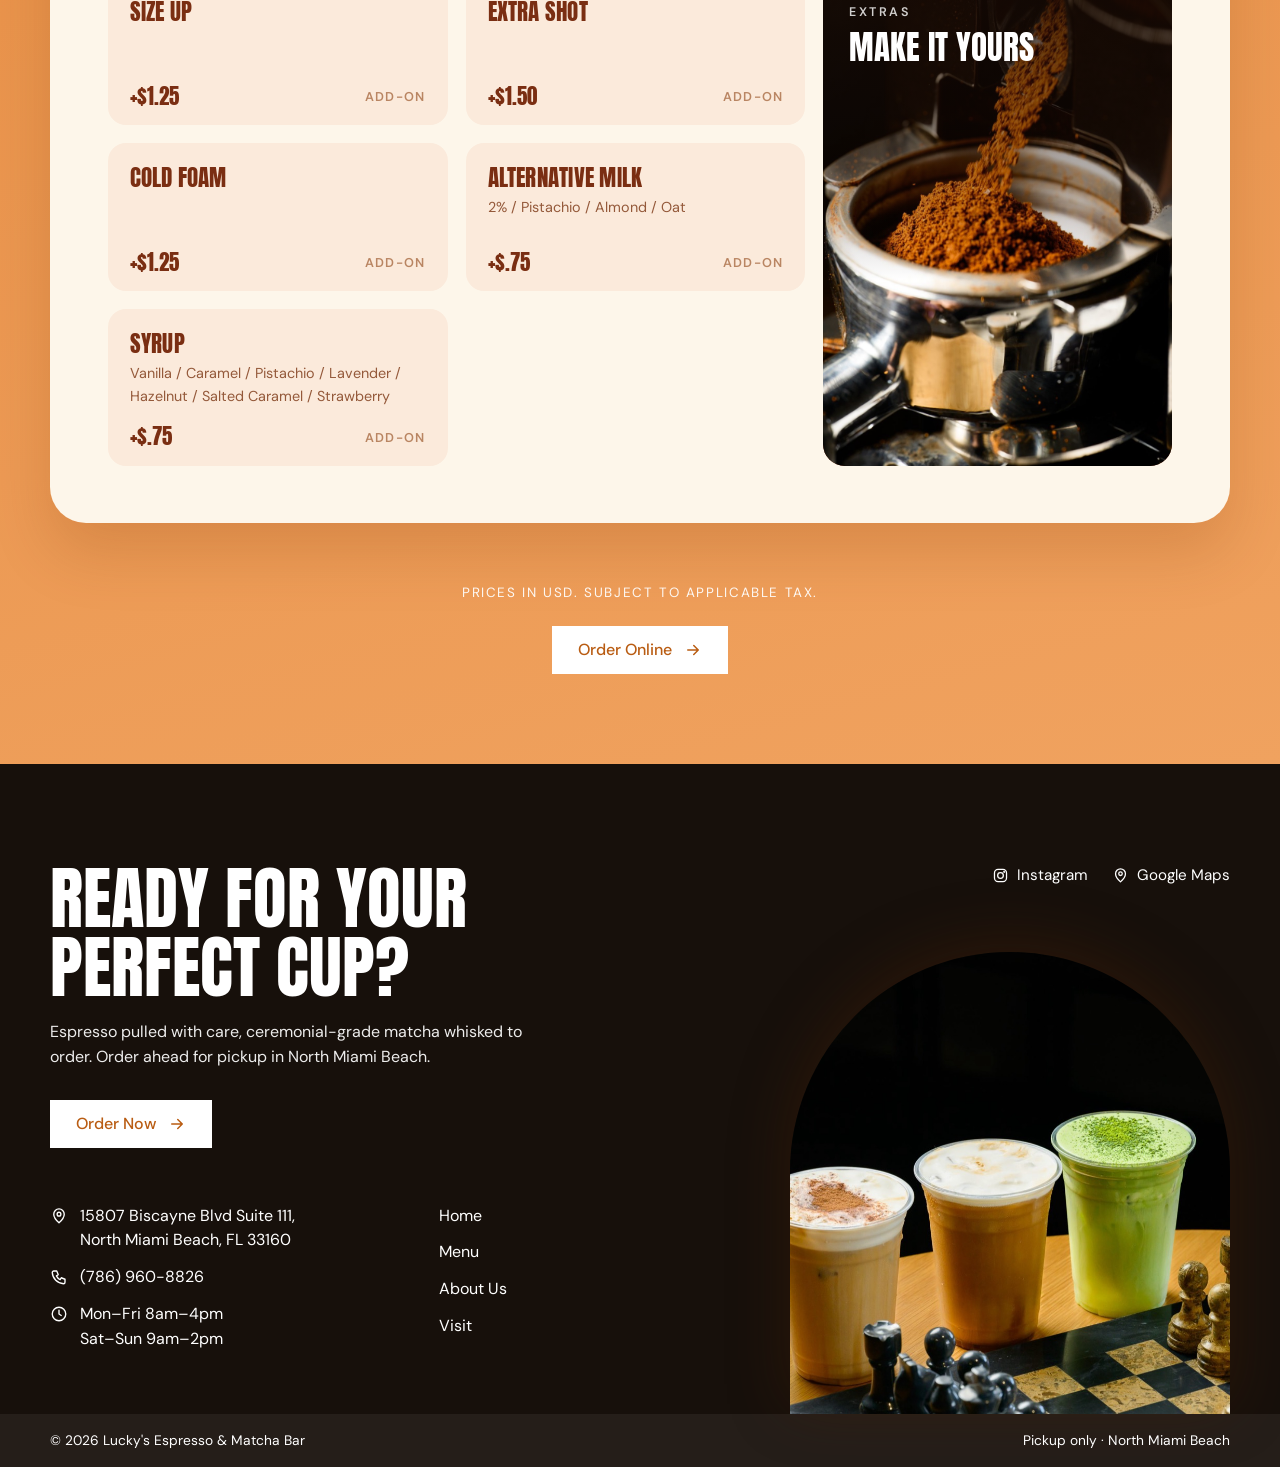
<file: menu/index.html>
<!doctype html>
<html lang="en" class="no-js">
<head>
  <meta charset="utf-8">
  <meta name="viewport" content="width=device-width, initial-scale=1">
  <title>Menu | Lucky's Espresso & Matcha Bar | North Miami</title>
  <meta name="description" content="The full Lucky's menu: espresso classics, the matcha bar, house signatures, refreshments and fresh bakery. North Miami Beach.">
  <link rel="canonical" href="https://luckysemb.com/menu/">
  <meta property="og:title" content="Menu | Lucky's Espresso & Matcha Bar | North Miami">
  <meta property="og:description" content="The full Lucky's menu: espresso classics, the matcha bar, house signatures, refreshments and fresh bakery. North Miami Beach.">
  <meta property="og:type" content="website">
  <meta property="og:url" content="https://luckysemb.com/menu/">
  <meta property="og:image" content="https://luckysemb.com/assets/img/three-drinks.jpg">
  <meta name="theme-color" content="#17100b">
  <link rel="icon" href="../assets/img/favicon.png">
  <link rel="apple-touch-icon" href="../assets/img/favicon.png">
  <link rel="preconnect" href="https://fonts.googleapis.com">
  <link rel="preconnect" href="https://fonts.gstatic.com" crossorigin>
  <link href="https://fonts.googleapis.com/css2?family=Anton&family=DM+Sans:opsz,wght@9..40,400;9..40,500;9..40,600;9..40,700;9..40,800&display=swap" rel="stylesheet">
  <link rel="stylesheet" href="../css/styles.css?v=5">
  <script>document.documentElement.classList.remove('no-js');</script>
  <script async src="https://www.googletagmanager.com/gtag/js?id=G-CPQCMRK8PL"></script>
  <script>window.dataLayer=window.dataLayer||[];function gtag(){dataLayer.push(arguments);}gtag('js',new Date());gtag('config','G-CPQCMRK8PL');</script>
</head>
<body>
<svg width="0" height="0" style="position:absolute" aria-hidden="true" focusable="false">
  <defs>
    <radialGradient id="beanG" cx="35%" cy="30%" r="80%"><stop offset="0" stop-color="#7a4b28"/><stop offset=".55" stop-color="#3f2413"/><stop offset="1" stop-color="#1d0f07"/></radialGradient>
    <linearGradient id="leafG" x1="0" y1="0" x2="1" y2="1"><stop offset="0" stop-color="#a9c46c"/><stop offset="1" stop-color="#55702c"/></linearGradient>
    <symbol id="bean" viewBox="0 0 100 140"><ellipse cx="50" cy="70" rx="43" ry="63" fill="url(#beanG)"/><path d="M54 9C28 44 74 88 44 131" stroke="#140a04" stroke-width="6" fill="none" stroke-linecap="round"/><path d="M58 12C36 46 80 86 50 130" stroke="#8a5a34" stroke-width="1.5" fill="none" opacity=".5"/></symbol>
    <symbol id="leaf" viewBox="0 0 100 140"><path d="M50 4C92 40 92 100 50 136 8 100 8 40 50 4z" fill="url(#leafG)"/><path d="M50 14v112" stroke="#3f5520" stroke-width="3" stroke-linecap="round"/></symbol>
  </defs>
</svg>
<a class="sr-only" href="#main">Skip to content</a>
<header class="site-header">
  <div class="wrap">
    <nav class="nav" id="site-nav" aria-label="Main">
      <a href="../">Home</a>
      <a href="../about/">About</a>
      <a href="../menu/" aria-current="page">Menu</a>
      <a href="../#visit">Visit</a>
    </nav>
    <a class="brand" href="../" aria-label="Lucky's Espresso &amp; Matcha Bar, home"><img src="../assets/img/logo-white.png" alt="Lucky's Espresso &amp; Matcha Bar" width="836" height="305"></a>
    <div class="header-actions">
      <a class="icon-btn bag" href="https://luckys-north-miami-beach.cloveronline.com/" target="_blank" rel="noopener" aria-label="Open online ordering"><svg viewBox="0 0 24 24" fill="none" stroke="currentColor" stroke-width="1.8" stroke-linecap="round" stroke-linejoin="round" aria-hidden="true"><path d="M5 8h14l-1 12H6L5 8z"/><path d="M9 8V6a3 3 0 0 1 6 0v2"/></svg></a>
      <a class="btn" href="https://luckys-north-miami-beach.cloveronline.com/" target="_blank" rel="noopener">Order Now</a>
      <button class="icon-btn nav-toggle" type="button" aria-controls="site-nav" aria-expanded="false" aria-label="Menu"><svg viewBox="0 0 24 24" fill="none" stroke="currentColor" stroke-width="2" stroke-linecap="round" aria-hidden="true"><path d="M4 7h16M4 12h16M4 17h16"/></svg></button>
    </div>
  </div>
</header>
<main id="main" class="menu-main">
<section class="page-hero">
  <img class="floaty b1" src="../assets/img/bean-1.webp" alt="" width="246" height="218">
  <img class="floaty b2" src="../assets/img/bean-2.webp" alt="" width="248" height="265">
  <svg class="floaty l1" viewBox="0 0 100 140" aria-hidden="true"><use href="#leaf"/></svg>
  <div class="wrap">
    <h1>The Menu</h1>
    <p>Welcome to Lucky’s Espresso &amp; Matcha Bar, your go-to espresso &amp; matcha bar in Miami for handcrafted drinks made with premium ingredients.</p>
  </div>
</section>
<nav class="mx-tabs" aria-label="Menu categories"><div class="wrap"><ul>
  <li><a href="#main" data-filter="all" class="active">All</a></li>
  <li><a href="#classics" data-filter="classics">Classics</a></li>
  <li><a href="#matcha-bar" data-filter="matcha-bar">Matcha Bar</a></li>
  <li><a href="#signatures" data-filter="signatures">Signatures</a></li>
  <li><a href="#refreshments" data-filter="refreshments">Refreshments</a></li>
  <li><a href="#bakery" data-filter="bakery">Bakery</a></li>
  <li><a href="#extras" data-filter="extras">Extras</a></li>
</ul></div></nav>
<div class="mx-body">
<section class="mx-panel wrap" id="classics" data-cat="classics">
  <div class="mx-head">
    <h2>Classics</h2>
    <p>The bold, concentrated craft of Italian espresso.</p>
  </div>
  <div class="mx-grid">
    <div class="mx-feature mx-feature--cut">
      <div class="mx-feature-text"><span>Classics</span><strong>Espresso, pulled with care</strong></div>
      <img src="../assets/img/latte-cutout.webp" alt="An iced latte dusted with cocoa" width="647" height="610" loading="lazy">
    </div>
    <ul class="mx-items">
      <li class="mx-card"><h3>Double Espresso</h3><div class="mx-foot"><span class="mx-price">$3.85</span><a class="mx-order" href="https://luckys-north-miami-beach.cloveronline.com/" target="_blank" rel="noopener" aria-label="Order Double Espresso online">Order <svg viewBox="0 0 24 24" fill="none" stroke="currentColor" stroke-width="2" stroke-linecap="round" stroke-linejoin="round" aria-hidden="true"><path d="M5 12h14M13 6l6 6-6 6"/></svg></a></div></li>
      <li class="mx-card"><h3>Macchiato</h3><div class="mx-foot"><span class="mx-price">$4.25</span><a class="mx-order" href="https://luckys-north-miami-beach.cloveronline.com/" target="_blank" rel="noopener" aria-label="Order Macchiato online">Order <svg viewBox="0 0 24 24" fill="none" stroke="currentColor" stroke-width="2" stroke-linecap="round" stroke-linejoin="round" aria-hidden="true"><path d="M5 12h14M13 6l6 6-6 6"/></svg></a></div></li>
      <li class="mx-card"><h3>Cortado</h3><div class="mx-foot"><span class="mx-price">$4.25</span><a class="mx-order" href="https://luckys-north-miami-beach.cloveronline.com/" target="_blank" rel="noopener" aria-label="Order Cortado online">Order <svg viewBox="0 0 24 24" fill="none" stroke="currentColor" stroke-width="2" stroke-linecap="round" stroke-linejoin="round" aria-hidden="true"><path d="M5 12h14M13 6l6 6-6 6"/></svg></a></div></li>
      <li class="mx-card"><h3>Flat White</h3><div class="mx-foot"><span class="mx-price">$5</span><a class="mx-order" href="https://luckys-north-miami-beach.cloveronline.com/" target="_blank" rel="noopener" aria-label="Order Flat White online">Order <svg viewBox="0 0 24 24" fill="none" stroke="currentColor" stroke-width="2" stroke-linecap="round" stroke-linejoin="round" aria-hidden="true"><path d="M5 12h14M13 6l6 6-6 6"/></svg></a></div></li>
      <li class="mx-card"><h3>Cappuccino</h3><div class="mx-foot"><span class="mx-price">$5</span><a class="mx-order" href="https://luckys-north-miami-beach.cloveronline.com/" target="_blank" rel="noopener" aria-label="Order Cappuccino online">Order <svg viewBox="0 0 24 24" fill="none" stroke="currentColor" stroke-width="2" stroke-linecap="round" stroke-linejoin="round" aria-hidden="true"><path d="M5 12h14M13 6l6 6-6 6"/></svg></a></div></li>
      <li class="mx-card"><h3>Latte</h3><p>Served hot or iced</p><div class="mx-foot"><span class="mx-price">$5.50</span><a class="mx-order" href="https://luckys-north-miami-beach.cloveronline.com/" target="_blank" rel="noopener" aria-label="Order Latte online">Order <svg viewBox="0 0 24 24" fill="none" stroke="currentColor" stroke-width="2" stroke-linecap="round" stroke-linejoin="round" aria-hidden="true"><path d="M5 12h14M13 6l6 6-6 6"/></svg></a></div></li>
      <li class="mx-card"><h3>Americano</h3><p>Served hot or iced</p><div class="mx-foot"><span class="mx-price">$4</span><a class="mx-order" href="https://luckys-north-miami-beach.cloveronline.com/" target="_blank" rel="noopener" aria-label="Order Americano online">Order <svg viewBox="0 0 24 24" fill="none" stroke="currentColor" stroke-width="2" stroke-linecap="round" stroke-linejoin="round" aria-hidden="true"><path d="M5 12h14M13 6l6 6-6 6"/></svg></a></div></li>
    </ul>
  </div>
</section>
<section class="mx-panel wrap flip" id="matcha-bar" data-cat="matcha-bar">
  <div class="mx-head">
    <h2>Matcha Bar</h2>
    <p>Stone-milled matcha, whisked the way it has always been done.</p>
  </div>
  <div class="mx-grid">
    <div class="mx-feature mx-feature--cut mx-feature--matcha">
      <div class="mx-feature-text"><span>Matcha Bar</span><strong>Ceremonial grade, whisked to order</strong></div>
      <img src="../assets/img/matcha-cutout.webp" alt="An iced matcha latte dusted with matcha powder" width="684" height="868" loading="lazy">
    </div>
    <ul class="mx-items">
      <li class="mx-card"><h3>Matcha</h3><p>Served hot or iced</p><div class="mx-foot"><span class="mx-price">$6.50</span><a class="mx-order" href="https://luckys-north-miami-beach.cloveronline.com/" target="_blank" rel="noopener" aria-label="Order Matcha online">Order <svg viewBox="0 0 24 24" fill="none" stroke="currentColor" stroke-width="2" stroke-linecap="round" stroke-linejoin="round" aria-hidden="true"><path d="M5 12h14M13 6l6 6-6 6"/></svg></a></div></li>
      <li class="mx-card"><h3>Matcha Lemonade</h3><div class="mx-foot"><span class="mx-price">$6.50</span><a class="mx-order" href="https://luckys-north-miami-beach.cloveronline.com/" target="_blank" rel="noopener" aria-label="Order Matcha Lemonade online">Order <svg viewBox="0 0 24 24" fill="none" stroke="currentColor" stroke-width="2" stroke-linecap="round" stroke-linejoin="round" aria-hidden="true"><path d="M5 12h14M13 6l6 6-6 6"/></svg></a></div></li>
      <li class="mx-card"><h3>Matcha Cloud</h3><div class="mx-foot"><span class="mx-price">$6.50</span><a class="mx-order" href="https://luckys-north-miami-beach.cloveronline.com/" target="_blank" rel="noopener" aria-label="Order Matcha Cloud online">Order <svg viewBox="0 0 24 24" fill="none" stroke="currentColor" stroke-width="2" stroke-linecap="round" stroke-linejoin="round" aria-hidden="true"><path d="M5 12h14M13 6l6 6-6 6"/></svg></a></div></li>
      <li class="mx-card"><h3>Double Matcha</h3><div class="mx-foot"><span class="mx-price">$8</span><a class="mx-order" href="https://luckys-north-miami-beach.cloveronline.com/" target="_blank" rel="noopener" aria-label="Order Double Matcha online">Order <svg viewBox="0 0 24 24" fill="none" stroke="currentColor" stroke-width="2" stroke-linecap="round" stroke-linejoin="round" aria-hidden="true"><path d="M5 12h14M13 6l6 6-6 6"/></svg></a></div></li>
    </ul>
  </div>
</section>
<section class="mx-panel wrap" id="signatures" data-cat="signatures">
  <div class="mx-head">
    <h2>Signatures</h2>
    <p>House creations you’ll only find at Lucky’s.</p>
  </div>
  <div class="mx-grid">
    <div class="mx-feature mx-feature--cover">
      <div class="mx-feature-text"><span>Signatures</span><strong>Coffee or matcha</strong></div>
      <img src="../assets/img/three-drinks.jpg" alt="Two iced lattes and an iced matcha on a table at Lucky&#x27;s" width="1600" height="889" loading="lazy" style="object-position:45% 50%">
    </div>
    <ul class="mx-items">
      <li class="mx-card"><h3>Lucky-misu / Matcha-misu</h3><div class="mx-foot"><span class="mx-price">$10</span><a class="mx-order" href="https://luckys-north-miami-beach.cloveronline.com/" target="_blank" rel="noopener" aria-label="Order Lucky-misu / Matcha-misu online">Order <svg viewBox="0 0 24 24" fill="none" stroke="currentColor" stroke-width="2" stroke-linecap="round" stroke-linejoin="round" aria-hidden="true"><path d="M5 12h14M13 6l6 6-6 6"/></svg></a></div></li>
      <li class="mx-card"><h3>Cinnamon Bun Iced Latte / Matcha</h3><div class="mx-foot"><span class="mx-price">$9</span><a class="mx-order" href="https://luckys-north-miami-beach.cloveronline.com/" target="_blank" rel="noopener" aria-label="Order Cinnamon Bun Iced Latte / Matcha online">Order <svg viewBox="0 0 24 24" fill="none" stroke="currentColor" stroke-width="2" stroke-linecap="round" stroke-linejoin="round" aria-hidden="true"><path d="M5 12h14M13 6l6 6-6 6"/></svg></a></div></li>
      <li class="mx-card"><h3>Strawberry Shortcake Matcha</h3><div class="mx-foot"><span class="mx-price">$9</span><a class="mx-order" href="https://luckys-north-miami-beach.cloveronline.com/" target="_blank" rel="noopener" aria-label="Order Strawberry Shortcake Matcha online">Order <svg viewBox="0 0 24 24" fill="none" stroke="currentColor" stroke-width="2" stroke-linecap="round" stroke-linejoin="round" aria-hidden="true"><path d="M5 12h14M13 6l6 6-6 6"/></svg></a></div></li>
      <li class="mx-card"><h3>Lucky Espresso</h3><div class="mx-foot"><span class="mx-price">$5.25</span><a class="mx-order" href="https://luckys-north-miami-beach.cloveronline.com/" target="_blank" rel="noopener" aria-label="Order Lucky Espresso online">Order <svg viewBox="0 0 24 24" fill="none" stroke="currentColor" stroke-width="2" stroke-linecap="round" stroke-linejoin="round" aria-hidden="true"><path d="M5 12h14M13 6l6 6-6 6"/></svg></a></div></li>
      <li class="mx-card"><h3>Lucky Americano</h3><div class="mx-foot"><span class="mx-price">$6.50</span><a class="mx-order" href="https://luckys-north-miami-beach.cloveronline.com/" target="_blank" rel="noopener" aria-label="Order Lucky Americano online">Order <svg viewBox="0 0 24 24" fill="none" stroke="currentColor" stroke-width="2" stroke-linecap="round" stroke-linejoin="round" aria-hidden="true"><path d="M5 12h14M13 6l6 6-6 6"/></svg></a></div></li>
    </ul>
  </div>
</section>
<section class="mx-panel wrap flip" id="refreshments" data-cat="refreshments">
  <div class="mx-head">
    <h2>Refreshments</h2>
    <p>Something light alongside your coffee.</p>
  </div>
  <div class="mx-grid">
    <div class="mx-feature mx-feature--cover">
      <div class="mx-feature-text"><span>Refreshments</span><strong>Cool down</strong></div>
      <img src="../assets/img/water-bottle.jpg" alt="A hand holding a chilled glass bottle of water" width="1066" height="1600" loading="lazy">
    </div>
    <ul class="mx-items">
      <li class="mx-card"><h3>Iced Lemonade</h3><div class="mx-foot"><span class="mx-price">$5</span><a class="mx-order" href="https://luckys-north-miami-beach.cloveronline.com/" target="_blank" rel="noopener" aria-label="Order Iced Lemonade online">Order <svg viewBox="0 0 24 24" fill="none" stroke="currentColor" stroke-width="2" stroke-linecap="round" stroke-linejoin="round" aria-hidden="true"><path d="M5 12h14M13 6l6 6-6 6"/></svg></a></div></li>
      <li class="mx-card"><h3>Coconut Water</h3><div class="mx-foot"><span class="mx-price">$5.50</span><a class="mx-order" href="https://luckys-north-miami-beach.cloveronline.com/" target="_blank" rel="noopener" aria-label="Order Coconut Water online">Order <svg viewBox="0 0 24 24" fill="none" stroke="currentColor" stroke-width="2" stroke-linecap="round" stroke-linejoin="round" aria-hidden="true"><path d="M5 12h14M13 6l6 6-6 6"/></svg></a></div></li>
      <li class="mx-card"><h3>Sparkling Water</h3><div class="mx-foot"><span class="mx-price">$4.40</span><a class="mx-order" href="https://luckys-north-miami-beach.cloveronline.com/" target="_blank" rel="noopener" aria-label="Order Sparkling Water online">Order <svg viewBox="0 0 24 24" fill="none" stroke="currentColor" stroke-width="2" stroke-linecap="round" stroke-linejoin="round" aria-hidden="true"><path d="M5 12h14M13 6l6 6-6 6"/></svg></a></div></li>
      <li class="mx-card"><h3>Still Water</h3><div class="mx-foot"><span class="mx-price">$4.40</span><a class="mx-order" href="https://luckys-north-miami-beach.cloveronline.com/" target="_blank" rel="noopener" aria-label="Order Still Water online">Order <svg viewBox="0 0 24 24" fill="none" stroke="currentColor" stroke-width="2" stroke-linecap="round" stroke-linejoin="round" aria-hidden="true"><path d="M5 12h14M13 6l6 6-6 6"/></svg></a></div></li>
      <li class="mx-card"><h3>Hot Tea</h3><p>English Breakfast / Chamomile Citron / Blueberry Merlot</p><div class="mx-foot"><span class="mx-price">$4.50</span><a class="mx-order" href="https://luckys-north-miami-beach.cloveronline.com/" target="_blank" rel="noopener" aria-label="Order Hot Tea online">Order <svg viewBox="0 0 24 24" fill="none" stroke="currentColor" stroke-width="2" stroke-linecap="round" stroke-linejoin="round" aria-hidden="true"><path d="M5 12h14M13 6l6 6-6 6"/></svg></a></div></li>
    </ul>
  </div>
</section>
<section class="mx-panel wrap" id="bakery" data-cat="bakery">
  <div class="mx-head">
    <h2>Bakery</h2>
    <p>Pastries to go with whatever’s in your cup.</p>
  </div>
  <div class="mx-grid">
    <div class="mx-feature mx-feature--cover">
      <div class="mx-feature-text"><span>Bakery</span><strong>Fresh from the case</strong></div>
      <img src="../assets/img/palm-cheers.jpg" alt="Friends holding Lucky&#x27;s drinks and a chocolate chip cookie" width="1065" height="1600" loading="lazy" style="object-position:60% 62%">
    </div>
    <ul class="mx-items">
      <li class="mx-card"><h3>Chocolate Chip Cookie</h3><div class="mx-foot"><span class="mx-price">$3.50</span><a class="mx-order" href="https://luckys-north-miami-beach.cloveronline.com/" target="_blank" rel="noopener" aria-label="Order Chocolate Chip Cookie online">Order <svg viewBox="0 0 24 24" fill="none" stroke="currentColor" stroke-width="2" stroke-linecap="round" stroke-linejoin="round" aria-hidden="true"><path d="M5 12h14M13 6l6 6-6 6"/></svg></a></div></li>
      <li class="mx-card"><h3>Spinach &amp; Feta Croissant</h3><div class="mx-foot"><span class="mx-price">$5.50</span><a class="mx-order" href="https://luckys-north-miami-beach.cloveronline.com/" target="_blank" rel="noopener" aria-label="Order Spinach &amp; Feta Croissant online">Order <svg viewBox="0 0 24 24" fill="none" stroke="currentColor" stroke-width="2" stroke-linecap="round" stroke-linejoin="round" aria-hidden="true"><path d="M5 12h14M13 6l6 6-6 6"/></svg></a></div></li>
      <li class="mx-card"><h3>Butter Croissant</h3><div class="mx-foot"><span class="mx-price">$4</span><a class="mx-order" href="https://luckys-north-miami-beach.cloveronline.com/" target="_blank" rel="noopener" aria-label="Order Butter Croissant online">Order <svg viewBox="0 0 24 24" fill="none" stroke="currentColor" stroke-width="2" stroke-linecap="round" stroke-linejoin="round" aria-hidden="true"><path d="M5 12h14M13 6l6 6-6 6"/></svg></a></div></li>
      <li class="mx-card"><h3>Tomato &amp; Olive Puff</h3><div class="mx-foot"><span class="mx-price">$5.50</span><a class="mx-order" href="https://luckys-north-miami-beach.cloveronline.com/" target="_blank" rel="noopener" aria-label="Order Tomato &amp; Olive Puff online">Order <svg viewBox="0 0 24 24" fill="none" stroke="currentColor" stroke-width="2" stroke-linecap="round" stroke-linejoin="round" aria-hidden="true"><path d="M5 12h14M13 6l6 6-6 6"/></svg></a></div></li>
      <li class="mx-card"><h3>Croissant Doughnut</h3><div class="mx-foot"><span class="mx-price">$5.50</span><a class="mx-order" href="https://luckys-north-miami-beach.cloveronline.com/" target="_blank" rel="noopener" aria-label="Order Croissant Doughnut online">Order <svg viewBox="0 0 24 24" fill="none" stroke="currentColor" stroke-width="2" stroke-linecap="round" stroke-linejoin="round" aria-hidden="true"><path d="M5 12h14M13 6l6 6-6 6"/></svg></a></div></li>
      <li class="mx-card"><h3>Sweet Cheese Danish</h3><div class="mx-foot"><span class="mx-price">$5</span><a class="mx-order" href="https://luckys-north-miami-beach.cloveronline.com/" target="_blank" rel="noopener" aria-label="Order Sweet Cheese Danish online">Order <svg viewBox="0 0 24 24" fill="none" stroke="currentColor" stroke-width="2" stroke-linecap="round" stroke-linejoin="round" aria-hidden="true"><path d="M5 12h14M13 6l6 6-6 6"/></svg></a></div></li>
      <li class="mx-card"><h3>Chocolate Croissant</h3><div class="mx-foot"><span class="mx-price">$4</span><a class="mx-order" href="https://luckys-north-miami-beach.cloveronline.com/" target="_blank" rel="noopener" aria-label="Order Chocolate Croissant online">Order <svg viewBox="0 0 24 24" fill="none" stroke="currentColor" stroke-width="2" stroke-linecap="round" stroke-linejoin="round" aria-hidden="true"><path d="M5 12h14M13 6l6 6-6 6"/></svg></a></div></li>
      <li class="mx-card"><h3>Matcha Poundcake</h3><div class="mx-foot"><span class="mx-price">$5</span><a class="mx-order" href="https://luckys-north-miami-beach.cloveronline.com/" target="_blank" rel="noopener" aria-label="Order Matcha Poundcake online">Order <svg viewBox="0 0 24 24" fill="none" stroke="currentColor" stroke-width="2" stroke-linecap="round" stroke-linejoin="round" aria-hidden="true"><path d="M5 12h14M13 6l6 6-6 6"/></svg></a></div></li>
    </ul>
  </div>
</section>
<section class="mx-panel wrap flip" id="extras" data-cat="extras">
  <div class="mx-head">
    <h2>Extras</h2>
    <p>Add-ons for any drink.</p>
  </div>
  <div class="mx-grid">
    <div class="mx-feature mx-feature--cover">
      <div class="mx-feature-text"><span>Extras</span><strong>Make it yours</strong></div>
      <img src="../assets/img/espresso-grounds.jpg" alt="Fresh espresso grounds falling into a portafilter" width="1600" height="1280" loading="lazy">
    </div>
    <ul class="mx-items">
      <li class="mx-card"><h3>Size Up</h3><div class="mx-foot"><span class="mx-price">+$1.25</span><span class="mx-order mx-order--note">Add-on</span></div></li>
      <li class="mx-card"><h3>Extra Shot</h3><div class="mx-foot"><span class="mx-price">+$1.50</span><span class="mx-order mx-order--note">Add-on</span></div></li>
      <li class="mx-card"><h3>Cold Foam</h3><div class="mx-foot"><span class="mx-price">+$1.25</span><span class="mx-order mx-order--note">Add-on</span></div></li>
      <li class="mx-card"><h3>Alternative Milk</h3><p>2% / Pistachio / Almond / Oat</p><div class="mx-foot"><span class="mx-price">+$.75</span><span class="mx-order mx-order--note">Add-on</span></div></li>
      <li class="mx-card"><h3>Syrup</h3><p>Vanilla / Caramel / Pistachio / Lavender / Hazelnut / Salted Caramel / Strawberry</p><div class="mx-foot"><span class="mx-price">+$.75</span><span class="mx-order mx-order--note">Add-on</span></div></li>
    </ul>
  </div>
</section>
</div>
<div class="mx-end">
  <p>Prices in USD. Subject to applicable tax.</p>
  <a class="btn btn--light" href="https://luckys-north-miami-beach.cloveronline.com/" target="_blank" rel="noopener">Order Online <svg viewBox="0 0 24 24" fill="none" stroke="currentColor" stroke-width="2" stroke-linecap="round" stroke-linejoin="round" aria-hidden="true"><path d="M5 12h14M13 6l6 6-6 6"/></svg></a>
</div>
</main>
<footer class="site-footer">
  <div class="wrap">
    <div class="socials">
      <a href="https://www.instagram.com/drinkluckys/" target="_blank" rel="noopener"><svg viewBox="0 0 24 24" fill="none" stroke="currentColor" stroke-width="1.8" stroke-linecap="round" stroke-linejoin="round" aria-hidden="true"><rect x="3.5" y="3.5" width="17" height="17" rx="5"/><circle cx="12" cy="12" r="4"/><circle cx="17.2" cy="6.8" r=".6" fill="currentColor"/></svg> Instagram</a>
      <a href="https://maps.app.goo.gl/fMLC2phrQUT5CqV79" target="_blank" rel="noopener"><svg viewBox="0 0 24 24" fill="none" stroke="currentColor" stroke-width="1.8" stroke-linecap="round" stroke-linejoin="round" aria-hidden="true"><path d="M12 21s-7-6.2-7-11.5a7 7 0 0 1 14 0C19 14.8 12 21 12 21z"/><circle cx="12" cy="9.5" r="2.5"/></svg> Google Maps</a>
    </div>
    <div class="footer-grid">
      <div>
        <h2>Ready for your<br>perfect cup?</h2>
        <p class="lede">Espresso pulled with care, ceremonial-grade matcha whisked to order. Order ahead for pickup in North Miami Beach.</p>
        <a class="btn btn--light" href="https://luckys-north-miami-beach.cloveronline.com/" target="_blank" rel="noopener">Order Now <svg viewBox="0 0 24 24" fill="none" stroke="currentColor" stroke-width="2" stroke-linecap="round" stroke-linejoin="round" aria-hidden="true"><path d="M5 12h14M13 6l6 6-6 6"/></svg></a>
        <div class="footer-cols">
          <ul>
            <li><svg viewBox="0 0 24 24" fill="none" stroke="currentColor" stroke-width="1.8" stroke-linecap="round" stroke-linejoin="round" aria-hidden="true"><path d="M12 21s-7-6.2-7-11.5a7 7 0 0 1 14 0C19 14.8 12 21 12 21z"/><circle cx="12" cy="9.5" r="2.5"/></svg><a href="https://maps.app.goo.gl/fMLC2phrQUT5CqV79" target="_blank" rel="noopener">15807 Biscayne Blvd Suite 111,<br>North Miami Beach, FL 33160</a></li>
            <li><svg viewBox="0 0 24 24" fill="none" stroke="currentColor" stroke-width="1.8" stroke-linecap="round" stroke-linejoin="round" aria-hidden="true"><path d="M5 4h4l2 5-2.5 1.5a11 11 0 0 0 5 5L15 13l5 2v4a2 2 0 0 1-2 2A16 16 0 0 1 3 6a2 2 0 0 1 2-2z"/></svg><a href="tel:+17869608826">(786) 960-8826</a></li>
            <!-- HOURS: confirm weekend hours with client (old site showed both 'Sat-Sun 9am-2pm' and 'closed') -->
            <li><svg viewBox="0 0 24 24" fill="none" stroke="currentColor" stroke-width="1.8" stroke-linecap="round" stroke-linejoin="round" aria-hidden="true"><circle cx="12" cy="12" r="9"/><path d="M12 7v5l3 2"/></svg><span>Mon–Fri 8am–4pm<br>Sat–Sun 9am–2pm</span></li>
          </ul>
          <ul>
            <li><a href="../">Home</a></li>
            <li><a href="../menu/">Menu</a></li>
            <li><a href="../about/">About Us</a></li>
            <li><a href="../#visit">Visit</a></li>
          </ul>
        </div>
      </div>
      <div class="footer-photo"><img src="../assets/img/three-drinks.jpg" alt="Two iced lattes and an iced matcha on a wooden table at Lucky's" loading="lazy" width="1600" height="889"></div>
    </div>
  </div>
  <div class="footer-bottom"><div class="wrap"><span>© <span id="year">2026</span> Lucky's Espresso &amp; Matcha Bar</span><span>Pickup only · North Miami Beach</span></div></div>
</footer>
<script src="../js/main.js?v=3" defer></script>
</body>
</html>
</file>
<file: css/styles.css>
/* Lucky's Espresso & Matcha Bar */
:root {
  --espresso: #17100b;
  --espresso-2: #24170e;
  --cream: #f8ecdc;
  --paper: #fffdf9;
  --orange: #d9731f;
  --orange-dark: #b95c12;
  --matcha: #7c9a4a;
  --matcha-dark: #5f7a35;
  --peach: #ecc9a6;
  --ink: #1b1410;
  --muted: #6d5f55;
  --display: "Anton", "Arial Narrow", Impact, sans-serif;
  --body: "DM Sans", system-ui, -apple-system, "Segoe UI", sans-serif;
  --hero-h: clamp(3.4rem, 11.5vw, 11rem);
  --wrap: 1180px;
}

*, *::before, *::after { box-sizing: border-box; }
html { scroll-behavior: smooth; -webkit-text-size-adjust: 100%; }
body {
  margin: 0;
  font-family: var(--body);
  color: var(--ink);
  background: var(--paper);
  line-height: 1.55;
  -webkit-font-smoothing: antialiased;
  overflow-x: hidden;
}
img { max-width: 100%; height: auto; display: block; }
a { color: inherit; }
h1, h2, h3, p { margin: 0; }
ul { margin: 0; padding: 0; list-style: none; }
:focus-visible { outline: 3px solid var(--matcha); outline-offset: 3px; }
.wrap { width: min(100% - 40px, var(--wrap)); margin-inline: auto; }
.sr-only { position: absolute; width: 1px; height: 1px; overflow: hidden; clip-path: inset(50%); white-space: nowrap; }

/* Buttons */
.btn {
  display: inline-flex; align-items: center; gap: 12px;
  padding: 15px 26px;
  background: var(--orange); color: #fff;
  font: 500 1rem/1 var(--body);
  text-decoration: none; border: 0; cursor: pointer;
  transition: background .2s, transform .2s, color .2s;
}
.btn:hover { background: var(--orange-dark); transform: translateY(-2px); }
.btn svg { width: 18px; height: 18px; transition: transform .2s; }
.btn:hover svg { transform: translateX(4px); }
.btn--light { background: #fff; color: var(--orange-dark); }
.btn--light:hover { background: var(--espresso); color: #fff; }
.btn--ghost { background: transparent; color: var(--ink); box-shadow: inset 0 0 0 1.5px var(--ink); }
.btn--ghost:hover { background: var(--ink); color: #fff; }
.btn--matcha { background: var(--matcha); }
.btn--matcha:hover { background: var(--matcha-dark); }

/* Header */
.site-header {
  position: absolute; inset: 0 0 auto 0; z-index: 30;
  padding: 26px 0;
  color: #fff;
}
.site-header .wrap {
  display: grid; grid-template-columns: 1fr auto 1fr; align-items: center; gap: 20px;
}
.nav { display: flex; gap: 34px; }
.nav a { text-decoration: none; font-size: 1rem; opacity: .92; position: relative; padding: 6px 0; }
.nav a::after { content: ""; position: absolute; left: 0; right: 100%; bottom: 0; height: 2px; background: var(--orange); transition: right .25s; }
.nav a:hover::after, .nav a[aria-current="page"]::after { right: 0; }
.brand img { height: 46px; width: auto; }
.header-actions { display: flex; justify-content: flex-end; gap: 12px; align-items: center; }
.icon-btn {
  width: 48px; height: 48px; display: grid; place-items: center;
  background: #fff; color: var(--orange-dark); text-decoration: none; border: 0; cursor: pointer;
  transition: background .2s, color .2s;
}
.icon-btn:hover { background: var(--matcha); color: #fff; }
.icon-btn svg { width: 22px; height: 22px; }
.header-actions .btn { padding: 16px 22px; }
.nav-toggle { display: none; background: transparent; color: #fff; box-shadow: inset 0 0 0 1.5px rgba(255,255,255,.5); }
.nav-toggle:hover { background: rgba(255,255,255,.12); color: #fff; }

/* Hero */
.hero {
  position: relative; overflow: hidden;
  padding-top: 150px;
  color: #fff;
  background:
    radial-gradient(ellipse 60% 55% at 50% 82%, #9a5516 0%, rgba(122,64,18,.75) 28%, rgba(60,33,14,.4) 55%, transparent 75%),
    var(--espresso);
  display: flex; flex-direction: column; align-items: center;
}
.hero h1 {
  font: 400 var(--hero-h)/.95 var(--display);
  text-transform: uppercase; text-align: center; letter-spacing: .005em;
  position: relative; z-index: 1;
}
.hero h1 span { display: block; }
.hero-stage {
  position: relative; z-index: 2; flex: none;
  width: clamp(270px, 31vw, 450px);
  aspect-ratio: 647 / 610;
  margin-top: calc(var(--hero-h) * -0.46);
}
.hero-cutout {
  width: 100%; height: 100%; object-fit: contain; object-position: bottom;
}
.hero-badge {
  position: absolute; z-index: 3; left: -88%; top: 26%;
  width: clamp(120px, 13vw, 176px); aspect-ratio: 1;
}
.hero-badge .ring { width: 100%; height: 100%; animation: spin 26s linear infinite; }
.hero-badge .ring text { font: 600 11.2px var(--body); letter-spacing: 2.6px; fill: #fff; text-transform: uppercase; }
.hero-badge .cat {
  position: absolute; inset: 21%; border-radius: 50%; background: #fff;
  display: grid; place-items: center;
}
.hero-badge .cat img { width: 48%; filter: brightness(0) invert(.12); }
.hero-side {
  position: absolute; z-index: 3; right: max(5vw, calc(50% - 590px)); bottom: 9%;
  width: min(300px, 26vw);
}
.hero-side p { color: rgba(255,255,255,.86); margin-bottom: 26px; font-size: 1.02rem; }
.hero-facts {
  position: absolute; z-index: 3; left: max(5vw, calc(50% - 590px)); bottom: 9%;
  display: flex; gap: 26px;
}
.hero-facts div + div { border-left: 1px solid rgba(255,255,255,.45); padding-left: 26px; }
.hero-facts dt { font-size: .86rem; font-weight: 600; opacity: .9; }
.hero-facts dd { margin: 2px 0 0; font-size: 1.12rem; }
.hero-facts dl { margin: 0; display: contents; }

.floaty { position: absolute; z-index: 2; pointer-events: none; animation: float 7s ease-in-out infinite; filter: drop-shadow(0 18px 18px rgba(0,0,0,.5)); }
.floaty.b1 { width: clamp(58px, 7.4vw, 108px); left: 10%; top: 26%; --r: -24deg; }
.floaty.b2 { width: clamp(50px, 6.2vw, 90px); right: 8%; top: 20%; --r: 140deg; animation-delay: -2s; }
.floaty.b3 { width: clamp(46px, 5.6vw, 82px); right: 21%; top: 56%; --r: 60deg; animation-delay: -4s; filter: blur(1.2px) drop-shadow(0 18px 18px rgba(0,0,0,.5)); }
.floaty.l1 { width: clamp(30px, 3.6vw, 52px); left: 25%; top: 44%; --r: 24deg; animation-delay: -3s; }
.floaty.l2 { width: clamp(22px, 2.6vw, 38px); right: 15%; top: 38%; --r: -50deg; animation-delay: -5s; }
@keyframes float { 0%,100% { transform: rotate(var(--r)) translateY(0); } 50% { transform: rotate(calc(var(--r) + 6deg)) translateY(-14px); } }
@keyframes spin { to { transform: rotate(360deg); } }

/* Section basics */
.section { padding: clamp(70px, 9vw, 130px) 0; position: relative; }
.section--cream { background: var(--cream); }
.section-title {
  font: 800 clamp(1.9rem, 3.6vw, 2.9rem)/1.12 var(--body);
  text-transform: uppercase; letter-spacing: -.01em; text-align: center;
}
.section-sub { text-align: center; color: var(--muted); max-width: 46ch; margin: 16px auto 0; }

/* Statement */
.statement { text-align: center; }
.statement p {
  font: 700 clamp(1.55rem, 3.7vw, 3.2rem)/1.3 var(--body);
  text-transform: uppercase; letter-spacing: -.012em;
  max-width: 21em; margin: 0 auto 44px;
}
.statement .o { color: var(--orange); }
.statement .g { color: var(--matcha); }
.chip {
  display: inline-block; vertical-align: middle;
  width: 2.1em; height: 1.1em; margin: 0 .12em; border-radius: 999px;
  background-size: cover; background-position: center;
  transform: rotate(-4deg); box-shadow: 0 6px 16px rgba(0,0,0,.18);
}
.chip--grounds { background-image: url(../assets/img/espresso-grounds.jpg); }
.chip--matcha { background-image: url(../assets/img/matcha-sift.jpg); background-position: 50% 62%; transform: rotate(5deg); }

/* Favorites */
.cards { display: grid; grid-template-columns: repeat(3, 1fr); gap: 28px; margin-top: 150px; }
.card { background: #fff; padding: 0 26px 34px; text-align: center; position: relative; transition: transform .3s, box-shadow .3s; }
.card:hover { transform: translateY(-8px); box-shadow: 0 30px 50px rgba(92,52,16,.14); }
.card-photo {
  width: min(190px, 62%); aspect-ratio: 3 / 4; margin: -96px auto 22px;
  border-radius: 999px 999px 18px 18px; overflow: hidden;
  box-shadow: 0 22px 36px rgba(60,33,14,.28);
}
.card-photo img { width: 100%; height: 100%; object-fit: cover; }
.card h3 { font: 800 1.12rem/1.2 var(--body); text-transform: uppercase; }
.card p { color: var(--muted); font-size: .95rem; margin: 8px auto 22px; max-width: 28ch; min-height: 3em; }
.price-btn {
  display: inline-flex; align-items: center; gap: 12px;
  padding: 11px 18px; text-decoration: none;
  color: var(--orange-dark); font-size: .92rem; font-weight: 500;
  box-shadow: inset 0 0 0 1.5px var(--orange);
  transition: background .2s, color .2s;
}
.price-btn span + span { border-left: 1.5px solid currentColor; padding-left: 12px; }
.price-btn:hover { background: var(--orange); color: #fff; }
.center-cta { text-align: center; margin-top: 50px; }

/* Special */
.special { overflow: hidden; padding-bottom: 0; }
.special-grid {
  display: grid; grid-template-columns: 1fr clamp(240px, 28vw, 360px) 1fr;
  gap: clamp(20px, 4vw, 60px); align-items: center;
  margin-top: 60px; position: relative; z-index: 2;
}
.points { display: grid; gap: clamp(34px, 5vw, 64px); align-self: start; padding-top: 30px; }
.points li { display: flex; gap: 16px; align-items: flex-start; font-size: 1.08rem; line-height: 1.4; max-width: 25ch; }
.points--left li { margin-left: auto; }
.points--left li:nth-child(2) { transform: translateX(14px); }
.points--left li:nth-child(3) { transform: translateX(-18px); }
.points--right li:nth-child(2) { transform: translateX(24px); }
.points--right li:nth-child(3) { transform: translateX(44px); }
.pt-icon { flex: none; width: 34px; height: 34px; display: grid; place-items: center; background: #fbe6d0; color: var(--orange-dark); border-radius: 4px; }
.pt-icon.g { background: #e6edd6; color: var(--matcha-dark); }
.pt-icon svg { width: 18px; height: 18px; }
.special-photo {
  aspect-ratio: 3 / 4.5; border-radius: 999px 999px 0 0; overflow: hidden;
  box-shadow: 0 30px 60px rgba(60,33,14,.25); align-self: end;
}
.special-photo img { width: 100%; height: 100%; object-fit: cover; }
.big-word {
  position: absolute; left: 50%; bottom: -0.27em; transform: translateX(-50%);
  font: 800 clamp(6rem, 25vw, 26rem)/1 var(--body); letter-spacing: -.04em;
  color: var(--peach); white-space: nowrap; z-index: 1; user-select: none;
}

/* Visit */
.visit-grid { display: grid; grid-template-columns: 1.05fr 1fr; gap: clamp(30px, 6vw, 80px); align-items: center; }
.visit-photo { aspect-ratio: 4 / 3; overflow: hidden; }
.visit-photo img { width: 100%; height: 100%; object-fit: cover; }
.visit h2 { text-align: left; }
.eyebrow { font-size: .82rem; font-weight: 600; letter-spacing: .2em; text-transform: uppercase; color: var(--matcha-dark); margin-bottom: 14px; }
.info { display: grid; gap: 20px; margin: 32px 0 36px; }
.info li { display: flex; gap: 16px; }
.info strong { display: block; font-size: .84rem; letter-spacing: .08em; text-transform: uppercase; color: var(--muted); font-weight: 600; }
.info a { text-decoration-color: var(--orange); text-underline-offset: 4px; }
.btn-row { display: flex; flex-wrap: wrap; gap: 14px; }

/* Footer CTA */
.site-footer {
  position: relative; overflow: hidden; color: #fff;
  background: radial-gradient(ellipse at 20% 0%, #e88a35 0%, var(--orange) 45%, #c1621a 100%);
  padding: clamp(60px, 8vw, 100px) 0 0;
}
.footer-grid { display: grid; grid-template-columns: 1.25fr 1fr; gap: 50px; align-items: end; }
.site-footer h2 { font: 400 clamp(2.6rem, 5.4vw, 4.6rem)/1 var(--display); text-transform: uppercase; }
.site-footer .lede { max-width: 44ch; margin: 18px 0 30px; opacity: .92; }
.footer-cols { display: grid; grid-template-columns: 1.5fr 1fr; gap: 30px; margin-top: 56px; padding-bottom: 50px; }
.footer-cols li { margin-bottom: 12px; display: flex; gap: 12px; align-items: flex-start; }
.footer-cols a { text-decoration: none; }
.footer-cols a:hover { text-decoration: underline; }
.footer-cols svg { width: 18px; height: 18px; flex: none; margin-top: 3px; }
.footer-photo { border-radius: 999px 999px 0 0; overflow: hidden; aspect-ratio: 1 / 1.05; max-width: 440px; margin-left: auto; box-shadow: 0 -10px 60px rgba(80,35,5,.35); }
.footer-photo img { width: 100%; height: 100%; object-fit: cover; object-position: 55% 50%; }
.socials { position: absolute; top: clamp(60px, 8vw, 100px); right: max(20px, calc(50% - 590px)); display: flex; gap: 24px; font-size: .95rem; }
.socials a { display: inline-flex; gap: 8px; align-items: center; text-decoration: none; }
.socials a:hover { text-decoration: underline; }
.socials svg { width: 17px; height: 17px; }
.footer-bottom { background: rgba(60,25,0,.22); font-size: .86rem; padding: 16px 0; }
.footer-bottom .wrap { display: flex; justify-content: space-between; gap: 16px; flex-wrap: wrap; }

/* Inner page hero */
.page-hero {
  position: relative; overflow: hidden; color: #fff; text-align: center;
  padding: 190px 0 90px;
  background: radial-gradient(ellipse 70% 90% at 50% 120%, #9a5516 0%, rgba(90,48,16,.6) 40%, transparent 75%), var(--espresso);
}
.page-hero h1 { font: 400 clamp(3.6rem, 11vw, 9rem)/.95 var(--display); text-transform: uppercase; position: relative; z-index: 3; }
.page-hero p { max-width: 52ch; margin: 22px auto 0; color: rgba(255,255,255,.85); position: relative; z-index: 3; }
.page-hero .floaty.b1 { top: 48%; left: 9%; }
.page-hero .floaty.b2 { top: 36%; right: 10%; }
.page-hero .floaty.l1 { top: 68%; left: auto; right: 24%; }

/* Menu page */
.menu-main { background: linear-gradient(165deg, #ee8a3d 0%, var(--orange) 38%, #f0a25f 100%); }
.mx-tabs { position: sticky; top: 0; z-index: 20; background: rgba(23,16,11,.94); -webkit-backdrop-filter: blur(8px); backdrop-filter: blur(8px); }
.mx-tabs ul { display: flex; gap: 10px; overflow-x: auto; padding: 14px 0; scrollbar-width: none; }
.mx-tabs ul::-webkit-scrollbar { display: none; }
.mx-tabs a {
  display: block; white-space: nowrap; padding: 10px 20px; border-radius: 999px;
  background: #fbeee0; color: #6b2a12; text-decoration: none;
  font-size: .86rem; font-weight: 600; letter-spacing: .06em; text-transform: uppercase;
  transition: background .2s, color .2s, transform .2s;
}
.mx-tabs a:hover { transform: translateY(-2px); }
.mx-tabs a.active { background: var(--orange); color: #fff; }
.mx-body { padding: clamp(18px, 3vw, 40px) 0 0; display: grid; gap: clamp(18px, 3vw, 36px); }
.mx-panel {
  background: #fdf6ea; border-radius: clamp(22px, 3vw, 36px);
  padding: clamp(22px, 4.5vw, 60px);
  scroll-margin-top: 84px;
  box-shadow: 0 30px 60px rgba(120,50,5,.18);
}
.mx-panel[hidden] { display: none; }
.mx-head { display: flex; justify-content: space-between; align-items: flex-end; gap: 24px; flex-wrap: wrap; }
.mx-head h2 { font: 400 clamp(2.8rem, 6vw, 4.6rem)/.92 var(--display); text-transform: uppercase; color: #7a2e12; }
.mx-head p { max-width: 30ch; color: #8a4a2a; font-size: 1rem; }
.mx-grid { display: grid; grid-template-columns: minmax(250px, 1fr) 2fr; gap: 18px; margin-top: clamp(24px, 3.5vw, 44px); }
.mx-panel.flip .mx-feature { order: 2; }
.mx-panel.flip .mx-grid { grid-template-columns: 2fr minmax(250px, 1fr); }
.mx-feature {
  position: relative; overflow: hidden; border-radius: 22px; min-height: 440px;
  background: radial-gradient(ellipse at 50% 100%, #a2481c 0%, #7a2e12 60%); color: #fff;
}
.mx-feature--matcha { background: radial-gradient(ellipse at 50% 100%, #6c8a3a 0%, #3c5220 62%); }
.mx-feature-text { position: relative; z-index: 2; padding: 26px 26px 0; }
.mx-feature-text span { display: block; font-size: .78rem; font-weight: 600; letter-spacing: .2em; text-transform: uppercase; opacity: .8; }
.mx-feature-text strong { display: block; margin-top: 8px; font: 400 clamp(1.7rem, 2.6vw, 2.2rem)/1.02 var(--display); text-transform: uppercase; }
.mx-feature--cut img { position: absolute; left: 50%; bottom: 0; width: 84%; max-width: 330px; transform: translateX(-50%); transition: transform .5s ease; }
.mx-feature--matcha img { width: 66%; max-width: 250px; bottom: -6%; }
.mx-feature--cut:hover img { transform: translateX(-50%) translateY(-10px) rotate(-2deg); }
.mx-feature--cover img { position: absolute; inset: 0; width: 100%; height: 100%; object-fit: cover; transition: transform .6s ease; }
.mx-feature--cover:hover img { transform: scale(1.05); }
.mx-feature--cover::after { content: ""; position: absolute; inset: 0; z-index: 1; background: linear-gradient(to bottom, rgba(23,10,4,.82) 0%, rgba(23,10,4,.35) 38%, transparent 62%); }
.mx-items { display: grid; grid-template-columns: repeat(2, 1fr); gap: 18px; align-content: start; }
.mx-card {
  display: flex; flex-direction: column; gap: 6px; min-height: 148px;
  padding: 22px 22px 18px; border-radius: 18px; background: #fbeadb; color: #7a2e12;
  transition: background .25s, color .25s, transform .25s, box-shadow .25s;
}
.mx-card h3 { font: 400 1.45rem/1.08 var(--display); text-transform: uppercase; letter-spacing: .01em; overflow-wrap: anywhere; }
.mx-card p { font-size: .9rem; color: #94593a; transition: color .25s; }
.mx-foot { margin-top: auto; padding-top: 14px; display: flex; justify-content: space-between; align-items: center; gap: 12px; }
.mx-price { font: 400 1.3rem/1 var(--display); font-variant-numeric: tabular-nums; }
.mx-order { display: inline-flex; align-items: center; gap: 6px; color: var(--orange-dark); text-decoration: none; font-size: .8rem; font-weight: 700; letter-spacing: .1em; text-transform: uppercase; transition: color .25s; }
.mx-order svg { width: 15px; height: 15px; transition: transform .2s; }
.mx-order:hover svg { transform: translateX(4px); }
.mx-order--note { color: #b98562; font-weight: 600; }
.mx-card:hover, .mx-card:focus-within { background: #7a2e12; color: #fff; transform: translateY(-5px); box-shadow: 0 18px 30px rgba(90,35,8,.28); }
#matcha-bar .mx-card:hover, #matcha-bar .mx-card:focus-within { background: #3c5220; box-shadow: 0 18px 30px rgba(40,60,15,.28); }
.mx-card:hover p, .mx-card:focus-within p { color: rgba(255,255,255,.78); }
.mx-card:hover .mx-order, .mx-card:focus-within .mx-order { color: #ffc48f; }
.mx-end { text-align: center; padding: clamp(36px, 5vw, 60px) 20px clamp(50px, 7vw, 90px); color: #fff; }
.mx-end p { font-size: .84rem; letter-spacing: .12em; text-transform: uppercase; margin-bottom: 22px; opacity: .92; }
.menu-main + .site-footer { background: var(--espresso); }
.menu-main + .site-footer .footer-bottom { background: rgba(255,255,255,.06); }
@media (max-width: 960px) {
  .mx-grid, .mx-panel.flip .mx-grid { grid-template-columns: 1fr; }
  .mx-panel.flip .mx-feature { order: 0; }
  .mx-feature { min-height: 300px; }
  .mx-feature--cut img { width: 58%; max-width: 260px; }
  .mx-feature--matcha img { width: 42%; max-width: 190px; }
}
@media (max-width: 520px) {
  .mx-items { grid-template-columns: 1fr; gap: 12px; }
  .mx-card { min-height: 0; }
  .mx-tabs a { padding: 9px 16px; font-size: .8rem; }
}
@media (prefers-reduced-motion: reduce) { .mx-card, .mx-feature img, .mx-tabs a { transition: none; } }

/* About page */
.story-grid { display: grid; grid-template-columns: 1fr 1fr; gap: clamp(30px, 6vw, 90px); align-items: center; }
.story-grid + .story-grid { margin-top: clamp(60px, 8vw, 110px); }
.story-grid.flip > :first-child { order: 2; }
.story-text h2 { font: 800 clamp(1.7rem, 3.2vw, 2.5rem)/1.15 var(--body); text-transform: uppercase; margin-bottom: 20px; }
.story-text p { font-size: 1.08rem; color: #3d322b; }
.story-text p + p { margin-top: 16px; }
.story-photo { aspect-ratio: 4 / 5; overflow: hidden; border-radius: 999px 999px 0 0; }
.story-photo.wide { aspect-ratio: 4 / 3; border-radius: 0; }
.story-photo img { width: 100%; height: 100%; object-fit: cover; }
.cat-block { text-align: center; background: var(--espresso); color: #fff; }
.cat-block img { width: 110px; margin: 0 auto 26px; }
.cat-block p { max-width: 56ch; margin: 0 auto 30px; font-size: 1.15rem; color: rgba(255,255,255,.88); }

/* Reveal */
.reveal { opacity: 0; transform: translateY(26px); transition: opacity .7s ease, transform .7s ease; }
.reveal.in { opacity: 1; transform: none; }
.no-js .reveal { opacity: 1; transform: none; }

/* Responsive */
@media (max-width: 960px) {
  .site-header .wrap { grid-template-columns: auto 1fr; }
  .brand { order: -1; }
  .brand img { height: 38px; }
  .nav-toggle { display: grid; }
  .nav {
    position: absolute; top: 100%; left: 20px; right: 20px;
    flex-direction: column; gap: 0; background: var(--espresso-2);
    padding: 10px 22px; box-shadow: 0 24px 50px rgba(0,0,0,.5);
    display: none;
  }
  .nav.open { display: flex; }
  .nav a { padding: 15px 0; border-bottom: 1px solid rgba(255,255,255,.1); }
  .nav a:last-child { border-bottom: 0; }
  .nav a::after { display: none; }
  .header-actions .icon-btn.bag { display: none; }

  .hero { padding-top: 130px; min-height: 0; }
  .hero-stage { width: min(72vw, 320px); margin-top: calc(var(--hero-h) * -0.34); }
  .hero-badge { left: auto; right: -17%; top: auto; bottom: 8%; width: 100px; }
  .hero-cutout { -webkit-mask-image: linear-gradient(to bottom, #000 72%, transparent 100%); mask-image: linear-gradient(to bottom, #000 72%, transparent 100%); }
  .floaty.b1 { left: 1%; top: 47%; }
  .hero-side, .hero-facts { position: static; width: auto; }
  .hero-side { text-align: center; padding: 34px 24px 0; max-width: 420px; }
  .hero-facts { padding: 36px 0 48px; justify-content: center; }
  .floaty.b3 { top: 62%; right: 6%; }
  .floaty.l1 { display: none; }
  .floaty.b2 { top: 12%; right: 5%; }

  .cards { grid-template-columns: 1fr; gap: 130px; max-width: 420px; margin-inline: auto; }
  .special-grid { grid-template-columns: 1fr; }
  .special-photo { order: 3; width: min(70%, 300px); margin: 10px auto 0; }
  .points { gap: 22px; }
  .points li, .points--left li { max-width: none; margin-left: 0; transform: none !important; }
  .visit-grid, .footer-grid, .story-grid { grid-template-columns: 1fr; }
  .story-grid.flip > :first-child { order: 0; }
  .story-photo { max-width: 420px; margin-inline: auto; width: 100%; }
  .socials { position: static; margin-bottom: 26px; }
  .footer-photo { margin: 0 auto; max-width: 320px; }
  .footer-cols { padding-bottom: 30px; }
  .menu-list { grid-template-columns: 1fr; }
}
@media (max-width: 520px) {
  .header-actions .btn { padding: 14px 16px; font-size: .92rem; }
  .icon-btn { width: 44px; height: 44px; }
  .footer-cols { grid-template-columns: 1fr; }
  .hero-facts { gap: 18px; }
  .hero-facts div + div { padding-left: 18px; }
  .hero-facts dd { font-size: 1rem; }
}
@media (prefers-reduced-motion: reduce) {
  html { scroll-behavior: auto; }
  .floaty, .hero-badge .ring { animation: none; transform: rotate(var(--r, 0deg)); }
  .reveal { opacity: 1; transform: none; transition: none; }
  .btn, .card { transition: none; }
}
</file>
